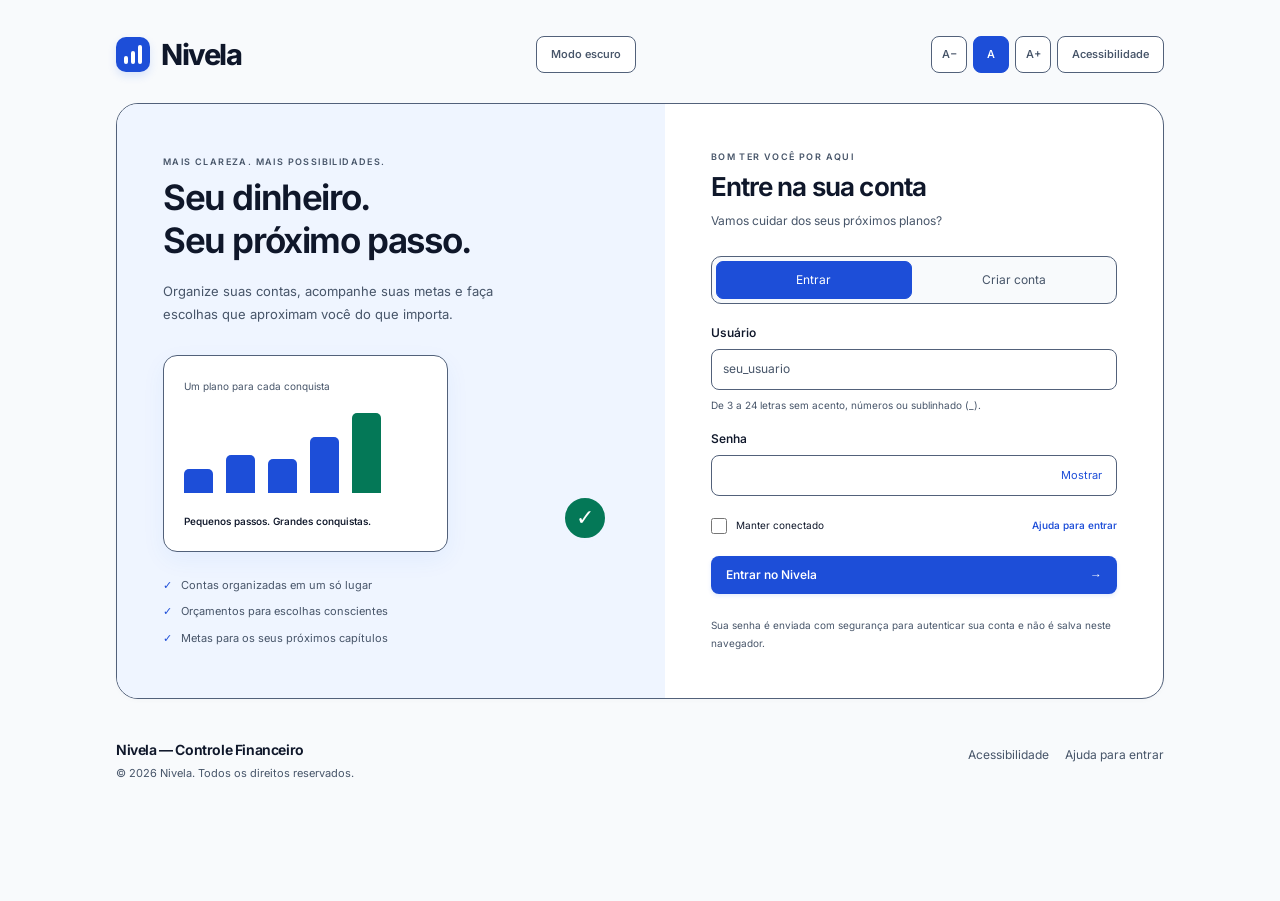
<file: index.html>
<!doctype html>
<html lang="pt-BR">
  <!-- === 01. ARQUIVOS E CONFIGURACAO ===
    Carrega estilos, sessão e preferências. A ordem dos scripts permite aplicar o tema antes da tela aparecer. -->
    <head>
    <meta charset="utf-8">
    <meta name="viewport" content="width=device-width, initial-scale=1">
    <meta name="description" content="Nivela: um painel para acompanhar seu saldo, organizar despesas e planejar suas próximas conquistas.">
    <meta name="theme-color" content="#F8FAFC">
    <title>Nivela — Controle Financeiro</title>
    <script src="assets/js/config.js?v=20261125"></script>
    <script src="assets/js/session.js?v=20261125"></script>
    <script src="assets/js/accessibility.js?v=20261125"></script>
    <link rel="icon" type="image/svg+xml" href="assets/favicon.svg">
    <link rel="stylesheet" href="assets/css/style.css?v=20261125">
    <link rel="preload" href="assets/fonts/inter-latin-variable.woff2" as="font" type="font/woff2" crossorigin>
  </head>
  <body>
    <a class="skip-link" href="#dashboard">Pular para o painel</a>
    <!-- === 02. ICONES ===
    Os use apontam para os symbol locais. Altere o desenho aqui para trocar um ícone. -->
    <svg class="icon-library" xmlns="http://www.w3.org/2000/svg" aria-hidden="true">
      <defs>
        <symbol id="i-grid" viewBox="0 0 24 24"><rect x="3" y="3" width="7" height="7" rx="1.5"/><rect x="14" y="3" width="7" height="7" rx="1.5"/><rect x="3" y="14" width="7" height="7" rx="1.5"/><rect x="14" y="14" width="7" height="7" rx="1.5"/></symbol>
        <symbol id="i-swap" viewBox="0 0 24 24"><path d="M4 7h15m-4-4 4 4-4 4M20 17H5m4-4-4 4 4 4"/></symbol>
        <symbol id="i-target" viewBox="0 0 24 24"><circle cx="12" cy="12" r="9"/><circle cx="12" cy="12" r="5"/><circle cx="12" cy="12" r="1"/></symbol>
        <symbol id="i-chart" viewBox="0 0 24 24"><path d="M4 3v17h17M8 15v-4m5 4V7m5 8V4"/></symbol>
        <symbol id="i-wallet" viewBox="0 0 24 24"><path d="M20 8V5a2 2 0 0 0-2-2H6a3 3 0 0 0-3 3v12a2 2 0 0 0 2 2h15V8H6a2 2 0 0 1 0-4"/><path d="M20 12h-5v5h5"/><path d="M16.5 14.5h.1"/></symbol>
        <symbol id="i-calendar" viewBox="0 0 24 24"><rect x="3" y="5" width="18" height="16" rx="3"/><path d="M7 3v4m10-4v4M3 11h18m-13 4h2m4 0h2"/></symbol>
        <symbol id="i-help" viewBox="0 0 24 24"><circle cx="12" cy="12" r="9"/><path d="M9.5 9a2.5 2.5 0 1 1 4 2c-1 .6-1.5 1-1.5 2.5M12 17h.01"/></symbol>
                <symbol id="i-down" viewBox="0 0 24 24"><path d="m7 10 5 5 5-5"/></symbol>
        <symbol id="i-arrow" viewBox="0 0 24 24"><path d="M4 12h16m-6-6 6 6-6 6"/></symbol>
        <symbol id="i-trend" viewBox="0 0 24 24"><path d="m3 17 6-6 4 4 8-10m-6 0h6v6"/></symbol>
        <symbol id="i-income" viewBox="0 0 24 24"><path d="M12 3v12m-5-5 5 5 5-5M4 15v5h16v-5"/></symbol>
        <symbol id="i-expense" viewBox="0 0 24 24"><path d="M12 15V3m-5 5 5-5 5 5M4 15v5h16v-5"/></symbol>
        <symbol id="i-bell" viewBox="0 0 24 24"><path d="M18 8a6 6 0 0 0-12 0c0 7-3 7-3 9h18c0-2-3-2-3-9M10 21h4"/></symbol>
        <symbol id="i-pie" viewBox="0 0 24 24"><path d="M11 3a9 9 0 1 0 10 10H11Z"/><path d="M15 3v6h6a9 9 0 0 0-6-6Z"/></symbol>
        <symbol id="i-home" viewBox="0 0 24 24"><path d="m3 11 9-8 9 8M5 9v12h5v-7h4v7h5V9"/></symbol>
        <symbol id="i-food" viewBox="0 0 24 24"><path d="M5 3v6a3 3 0 0 0 6 0V3M8 3v18M19 3c-3 3-4 6-4 10h4m0-10v18"/></symbol>
                        <symbol id="i-shield" viewBox="0 0 24 24"><path d="m12 3 8 3v6c0 5-8 9-8 9s-8-4-8-9V6Z"/><path d="m8 12 3 3 5-6"/></symbol>
                        <symbol id="i-check" viewBox="0 0 24 24"><path d="m5 12 4 4L19 6"/></symbol>
        <symbol id="i-lock" viewBox="0 0 24 24"><rect x="5" y="10" width="14" height="11" rx="2"/><path d="M8 10V7a4 4 0 0 1 8 0v3M12 14v3"/></symbol>
        <symbol id="i-doc" viewBox="0 0 24 24"><path d="M14 3H5v18h14V8Zm0 0v5h5M8 12h8m-8 4h6"/></symbol>
              </defs>
    </svg>
    <div class="app-layout" data-app-state="loading">
      <!-- === 03. MENU E PERFIL ===
    Os links levam aos ids do painel; data-sign-out é tratado em session.js. -->
    <aside class="sidebar" aria-label="Navegação e perfil">
        <a class="brand" href="#dashboard" aria-label="Nivela, ir para o dashboard">
          <span class="brand-mark" aria-hidden="true"><span></span><span></span><span></span></span>
          <span>Nivela</span>
        </a>
        <div class="workspace-label"><span class="workspace-symbol">F</span><span>Finanças pessoais<small>Seu espaço de organização</small></span><svg class="icon icon-small" aria-hidden="true"><use href="#i-down"/></svg></div>
        <nav class="main-nav" aria-label="Menu principal">
          <p class="nav-label">PRINCIPAL</p>
          <ul>
            <li><a class="nav-link active" href="#dashboard" aria-current="page"><svg class="icon" aria-hidden="true"><use href="#i-grid"/></svg>Dashboard<span class="active-dot" aria-hidden="true"></span></a></li>
            <li><a class="nav-link" href="#transacoes"><svg class="icon" aria-hidden="true"><use href="#i-swap"/></svg>Transações<span class="nav-count">0</span></a></li>
            <li><a class="nav-link" href="#contas"><svg class="icon" aria-hidden="true"><use href="#i-wallet"/></svg>Contas e cartões</a></li>
          </ul>
          <p class="nav-label nav-label-secondary">ORGANIZAÇÃO</p>
          <ul>
            <li><a class="nav-link" href="#planejamento"><svg class="icon" aria-hidden="true"><use href="#i-target"/></svg>Planejamento &amp; Metas</a></li>
            <li><button class="nav-link" type="button" data-open-accessibility aria-haspopup="dialog" aria-controls="accessibility-dialog" aria-expanded="false"><svg class="icon" viewBox="0 0 24 24" aria-hidden="true"><circle cx="12" cy="4" r="2"/><path d="M4 9h16m-8 0v6m-4 6 4-6 4 6"/></svg>Acessibilidade</button></li>
            <li><a class="nav-link" href="#relatorios"><svg class="icon" aria-hidden="true"><use href="#i-chart"/></svg>Relatórios</a></li>
            <li><a class="nav-link" href="#suporte" data-open-support aria-haspopup="dialog" aria-controls="support-dialog" aria-expanded="false"><svg class="icon" aria-hidden="true"><use href="#i-help"/></svg>Suporte</a></li>
          </ul>
        </nav>
        <div class="sidebar-bottom">
          <div class="sidebar-tip">
            <span class="tip-icon"><svg class="icon" aria-hidden="true"><use href="#i-trend"/></svg></span>
            <p>Seu futuro começa<br>com um bom plano.</p>
            <span>Pequenos passos hoje.<br>Grandes conquistas amanhã.</span>
            <a href="#metas">Acompanhar minhas metas<svg class="icon icon-small" aria-hidden="true"><use href="#i-arrow"/></svg></a>
          </div>
          <div class="user-profile">
            <span class="avatar" aria-hidden="true">N</span>
            <button class="profile-details" type="button" data-open-profile aria-haspopup="dialog" aria-controls="profile-dialog" aria-expanded="false"><strong>Minha conta</strong><span>Editar perfil e saldo inicial</span></button>
            <button class="profile-logout icon-button" type="button" data-sign-out aria-label="Sair do Nivela"><svg class="icon" viewBox="0 0 24 24" aria-hidden="true"><path d="M10 4H4v16h6M9 12h12m-4-4 4 4-4 4"/></svg></button>
          </div>
        </div>
      </aside>
      <main id="dashboard" tabindex="-1" aria-busy="true">
        <div class="topbar">
          <p>Meu espaço<span aria-hidden="true">/</span><strong>Dashboard</strong></p>
          <div class="topbar-right">
            <button class="button button-secondary quick-theme" type="button" data-toggle-theme aria-pressed="false">Modo escuro</button>
            <div class="quick-access" role="group" aria-label="Atalhos de acessibilidade"><button class="button button-secondary" type="button" data-font-step="-1" aria-label="Diminuir tamanho da fonte">A−</button><button class="button button-secondary" type="button" data-font-reset aria-label="Restaurar fonte padrão, 100 por cento" aria-pressed="true">A</button><button class="button button-secondary" type="button" data-font-step="1" aria-label="Aumentar tamanho da fonte">A+</button><button class="button button-secondary" type="button" data-open-accessibility aria-haspopup="dialog" aria-controls="accessibility-dialog" aria-expanded="false">Acessibilidade</button></div>
            <span class="today"><time datetime="2026-11-22">Hoje</time></span>
            <details class="notifications">
              <summary class="icon-button" aria-label="Notificações" aria-controls="notifications-panel"><svg class="icon" aria-hidden="true"><use href="#i-bell"/></svg><span class="notification-dot" aria-hidden="true"></span></summary>
              <div class="notification-panel" id="notifications-panel"><strong>Seu dia na Nivela</strong><div data-notification-list><p>Carregando seus avisos.</p></div><a class="text-link" href="#contas">Conferir minhas contas <span aria-hidden="true">→</span></a></div>
            </details>
          </div>
        </div>
        <!-- === 04. CABECALHO E MES ===
    app.js lê #dashboard-month e abre #transaction-dialog pelo botão de nova transação. -->
    <header class="page-header">
          <div><p class="eyebrow">CADA ESCOLHA CONTA</p><h1>Meu painel financeiro<span class="heading-dot">.</span></h1><p class="page-subtitle">Tudo em um só lugar para você ir mais longe.</p></div>
          <div class="header-actions"><label class="month-label" for="dashboard-month"><span class="sr-only">Mês do painel</span><input id="dashboard-month" type="month" min="1900-01" max="2099-12" aria-label="Mês do painel" disabled></label><button class="button button-primary" type="button" id="new-transaction" disabled aria-haspopup="dialog" aria-controls="transaction-dialog" aria-expanded="false">+ Nova transação</button><a class="button button-secondary" href="#transacoes">Ver transações<svg class="icon icon-small" aria-hidden="true"><use href="#i-arrow"/></svg></a></div>
        </header>
        <div class="action-feedback connection-state" id="connection-state" role="status" aria-live="polite"><span>Carregando seus dados…</span><button class="button button-secondary" id="retry-load" type="button" hidden>Tentar novamente</button><button class="button button-secondary" id="refresh-data" type="button" hidden>Atualizar dados</button></div>
        <p class="action-feedback" role="status" aria-live="polite" data-transaction-feedback hidden></p>
        <div class="dashboard-grid">
          <!-- === 05. RESUMO MENSAL ===
    app.js calcula estes valores com transações confirmadas. As cores ficam no CSS. -->
    <article class="card summary-card" aria-labelledby="summary-title">
            <header class="card-header summary-header"><div class="card-heading"><h2 id="summary-title">Resumo do mês</h2><span class="period-note">Pagamentos e recebimentos do mês</span></div><span class="badge badge-success"><span class="status-dot" aria-hidden="true"></span>Carregando</span></header>
            <dl class="summary-stats">
              <div class="stat stat-balance"><dt><span class="stat-icon tone-blue"><svg class="icon" aria-hidden="true"><use href="#i-wallet"/></svg></span>Saldo total</dt><dd>R$ 0<span>,00</span></dd><dd class="stat-note"><span>—</span><span>sem comparação anterior</span></dd></div>
              <div class="stat"><dt><span class="stat-icon tone-green"><svg class="icon" aria-hidden="true"><use href="#i-income"/></svg></span>Receitas</dt><dd>R$ 0<span>,00</span></dd><dd class="stat-note"><span>—</span><span>sem comparação anterior</span></dd></div>
              <div class="stat"><dt><span class="stat-icon tone-red"><svg class="icon" aria-hidden="true"><use href="#i-expense"/></svg></span>Despesas</dt><dd>R$ 0<span>,00</span></dd><dd class="stat-note"><span>—</span><span>sem comparação anterior</span></dd></div>
              <div class="stat"><dt><span class="stat-icon tone-purple"><svg class="icon" aria-hidden="true"><use href="#i-trend"/></svg></span>Resultado líquido</dt><dd class="positive">R$ 0<span>,00</span></dd><dd class="stat-note"><span>—</span><span>sem comparação anterior</span></dd></div>
            </dl>
            <div class="summary-insight"><p><svg class="icon icon-small" aria-hidden="true"><use href="#i-check"/></svg>Acompanhe os pagamentos e recebimentos confirmados.</p><a class="text-link" href="#planejamento">Ver planejamento<svg class="icon icon-small" aria-hidden="true"><use href="#i-arrow"/></svg></a></div>
          </article>
          <!-- === 06. GRAFICOS ===
    app.js atualiza a rosca e as seis barras com dados de transactions. -->
    <article class="card analytics-card" id="relatorios" aria-labelledby="analytics-title">
            <header class="card-header"><div class="card-title-group"><span class="section-icon tone-blue"><svg class="icon" aria-hidden="true"><use href="#i-pie"/></svg></span><div><h2 id="analytics-title">Seu dinheiro em perspectiva</h2><p class="card-subtitle">Entenda os números. Faça escolhas melhores.</p></div></div><span class="subtle-tag">Este mês</span></header>
            <div class="charts-grid">
              <figure class="category-figure">
                <figcaption><h3>Distribuição por categoria</h3><p>Onde você investiu seu mês</p></figcaption>
                <div class="category-visual">
                  <div class="donut" role="img" aria-label="Nenhuma despesa registrada."><div class="donut-center"><span>Total de despesas</span><strong>R$ 0<small>,00</small></strong></div></div>
                  <ul class="chart-legend" aria-label="Categorias de despesas"><li><span class="legend-dot dot-blue" aria-hidden="true"></span><span>Moradia</span><strong>0%</strong></li><li><span class="legend-dot dot-green" aria-hidden="true"></span><span>Alimentação</span><strong>0%</strong></li><li><span class="legend-dot dot-yellow" aria-hidden="true"></span><span>Transporte</span><strong>0%</strong></li><li><span class="legend-dot dot-purple" aria-hidden="true"></span><span>Lazer</span><strong>0%</strong></li><li><span class="legend-dot dot-slate" aria-hidden="true"></span><span>Outros</span><strong>0%</strong></li></ul>
                </div>
                <p class="figure-footnote"><span class="legend-dot dot-blue" aria-hidden="true"></span>As categorias aparecerão ao registrar despesas.</p>
              </figure>
              <figure class="balance-figure">
                <figcaption><h3>Evolução do saldo</h3><p>Um olhar sobre os últimos 6 meses</p></figcaption>
                <div class="bar-chart" role="img" aria-label="Sem histórico de saldo.">
                  <div class="chart-scale" aria-hidden="true"><span>15 mil</span><span>10 mil</span><span>5 mil</span><span>0</span></div>
                  <div class="bar-plot" aria-hidden="true"><div class="bar-column"><div class="bar bar-jun"></div><span class="bar-label">Jun</span></div><div class="bar-column"><div class="bar bar-jul"></div><span class="bar-label">Jul</span></div><div class="bar-column"><div class="bar bar-aug"></div><span class="bar-label">Ago</span></div><div class="bar-column"><div class="bar bar-sep"></div><span class="bar-label">Set</span></div><div class="bar-column"><div class="bar bar-oct"></div><span class="bar-label">Out</span></div><div class="bar-column"><span class="bar-value">0</span><div class="bar bar-nov"></div><span class="bar-label current-month">Nov</span></div></div>
                </div>
                <p class="figure-footnote balance-footnote">Histórico dos pagamentos e recebimentos confirmados.</p>
              </figure>
            </div>
          </article>
          <!-- === 07. CONTAS E VENCIMENTOS ===
    app.js preenche as listas e filtros com #bill-template. -->
    <article class="card bills-card" id="contas" aria-labelledby="bills-title">
            <header class="card-header"><div class="card-title-group"><span class="section-icon tone-yellow"><svg class="icon" aria-hidden="true"><use href="#i-calendar"/></svg></span><div><h2 id="bills-title">Contas a pagar e receber</h2><p class="card-subtitle">Seu mês, sem surpresas.</p></div></div></header>
            <div class="bill-overview"><div><span>Total a pagar</span><strong>R$ 0<span>,00</span></strong></div><span class="badge badge-neutral">0 em aberto</span></div>
            <div class="due-days" role="group" aria-label="Filtrar vencimentos"></div>
            <div class="list-label"><h3>Próximos pagamentos</h3><span>Novembro</span></div>
            <ul class="bill-list" aria-label="Contas a pagar"></ul>
            <div class="list-label receivables-label"><h3>A receber</h3><span class="positive">R$ 0,00</span></div>
            <ul class="bill-list receivable-list" aria-label="Contas a receber"></ul>
            <p class="empty-state" data-bills-empty hidden>Nenhuma conta nesta data.</p>
            <a class="bills-footer text-link" href="#transacoes">Ver todas as movimentações<svg class="icon icon-small" aria-hidden="true"><use href="#i-arrow"/></svg></a>
          </article>
          <!-- === 08. ORCAMENTOS ===
    app.js compara gastos com budgets. O botão Definir limites altera os valores. -->
    <article class="card budget-card" id="planejamento" aria-labelledby="budget-title">
            <header class="card-header"><div class="card-title-group"><span class="section-icon tone-purple"><svg class="icon" aria-hidden="true"><use href="#i-target"/></svg></span><div><h2 id="budget-title">Planejamento e orçamentos</h2><p class="card-subtitle">Acompanhe os gastos pagos e previstos por categoria.</p></div></div><button class="button button-secondary compact-button" type="button" data-open-budget aria-haspopup="dialog" aria-controls="budget-dialog" aria-expanded="false" disabled>Definir limites</button></header>
            <div class="budget-grid"></div>
            <div class="budget-footer"><span class="budget-footer-icon"><svg class="icon icon-small" aria-hidden="true"><use href="#i-wallet"/></svg></span><p>Defina seus limites para acompanhar o planejamento.</p></div>
          </article>
          <!-- === 09. METAS ===
    app.js cria os cartões usando goals; os valores não movimentam o saldo. -->
    <article class="card goals-card" id="metas" aria-labelledby="goals-title">
            <header class="card-header"><div class="card-title-group"><span class="section-icon tone-green"><svg class="icon" aria-hidden="true"><use href="#i-shield"/></svg></span><div><h2 id="goals-title">Metas de economia</h2><p class="card-subtitle">Seu dinheiro trabalhando pelos seus próximos capítulos.</p></div></div><div class="card-actions"><span class="goals-total">0 metas</span><button class="button button-secondary compact-button" type="button" data-new-goal aria-haspopup="dialog" aria-controls="goal-dialog" aria-expanded="false" disabled>+ Nova meta</button></div></header>
            <div class="goals-grid"></div>
          </article>

          <!-- === 10. CARROSSEL DE DICAS ===
    Troque src, alt e textos dos slides aqui; o tempo de troca fica em carousel.js. -->
    <article class="card education-card" id="educacao" aria-labelledby="education-title" aria-roledescription="carrossel">
            <header class="card-header"><div class="card-title-group"><span class="section-icon tone-blue"><svg class="icon" aria-hidden="true"><use href="#i-doc"/></svg></span><div><h2 id="education-title">Educação financeira</h2><p class="card-subtitle">Conhecimento para cuidar melhor do que é seu.</p></div></div><button class="button button-secondary carousel-pause" type="button" id="carousel-pause" aria-pressed="false">Pausar rotação</button></header>
            <p class="sr-only" id="carousel-instructions">Use as setas para a esquerda e direita para mudar de dica. A rotação pausa enquanto você lê com o mouse ou teclado.</p>
            <div class="carousel-stage" role="group" tabindex="0" aria-label="Dicas de educação financeira" aria-describedby="carousel-instructions">
              <section class="carousel-slide" role="group" aria-roledescription="slide" aria-label="1 de 3">
                <img src="assets/img/reserva-emergencia.svg" width="480" height="300" alt="Cofre protegido por um escudo, com moedas guardadas para imprevistos.">
                <div class="education-copy"><span class="subtle-tag">01 · TRANQUILIDADE</span><h3>Um respiro para os imprevistos</h3><p>Comece sua reserva de emergência com o que cabe no seu mês. A constância vale mais do que esperar o momento perfeito.</p><ul><li>Estime seus gastos essenciais de um mês.</li><li>Defina uma contribuição que você consiga manter.</li><li>Guarde em uma opção de fácil acesso e baixo risco.</li></ul></div>
              </section>
              <section class="carousel-slide" role="group" aria-roledescription="slide" aria-label="2 de 3" hidden>
                <img src="assets/img/controle-orcamento.svg" width="480" height="300" alt="Gráfico de gastos ao lado de um recibo organizado por categorias.">
                <div class="education-copy"><span class="subtle-tag">02 · ORGANIZAÇÃO</span><h3>Seu orçamento tem espaço para escolhas</h3><p>Distribua a renda entre necessidades, planos e lazer. Revisar pequenos gastos ajuda a manter o que faz sentido para você.</p><ul><li>Compare o planejado com o que já foi gasto.</li><li>Revise as categorias que se aproximam do limite.</li><li>Reserve um espaço para aproveitar o presente.</li></ul></div>
              </section>
              <section class="carousel-slide" role="group" aria-roledescription="slide" aria-label="3 de 3" hidden>
                <img src="assets/img/metas-financeiras.svg" width="480" height="300" alt="Bandeira de chegada e alvo sobre degraus que representam o avanço de uma meta.">
                <div class="education-copy"><span class="subtle-tag">03 · CONQUISTAS</span><h3>Dê um destino ao que você economiza</h3><p>Uma meta fica mais próxima quando tem um valor, um prazo e um pequeno passo recorrente. Acompanhe o caminho e ajuste o ritmo.</p><ul><li>Escolha uma conquista que importa para você.</li><li>Divida o valor pelo número de meses disponíveis.</li><li>Celebre o progresso, mesmo quando ele parece pequeno.</li></ul></div>
              </section>
            </div>
            <div class="carousel-controls"><button class="button button-secondary" type="button" data-carousel-previous aria-label="Dica anterior"><span aria-hidden="true">←</span> Anterior</button><div class="carousel-dots" role="group" aria-label="Escolher dica"><button class="carousel-dot is-active" type="button" data-carousel-index="0" aria-label="Dica 1: reserva de emergência" aria-pressed="true"></button><button class="carousel-dot" type="button" data-carousel-index="1" aria-label="Dica 2: controle do orçamento" aria-pressed="false"></button><button class="carousel-dot" type="button" data-carousel-index="2" aria-label="Dica 3: metas financeiras" aria-pressed="false"></button></div><button class="button button-secondary" type="button" data-carousel-next aria-label="Próxima dica">Próximo <span aria-hidden="true">→</span></button></div>
            <p class="sr-only" role="status" aria-live="polite" id="carousel-status"></p>
          </article>
          <!-- === 11. TRANSACOES E BUSCA ===
    data-transaction-type e #transaction-search são lidos por app.js. -->
    <article class="card transactions-card" id="transacoes" aria-labelledby="transactions-title">
            <header class="card-header"><div class="card-title-group"><span class="section-icon tone-blue"><svg class="icon" aria-hidden="true"><use href="#i-swap"/></svg></span><div><h2 id="transactions-title">Últimas movimentações</h2><p class="card-subtitle">Os detalhes que fazem a diferença no seu mês.</p></div></div><span class="subtle-tag">0 transações</span></header>
            <div class="transaction-toolbar">
              <div class="filter-tabs" role="group" aria-label="Filtrar transações por tipo">
                <button class="filter-tab is-active" type="button" data-transaction-type="all" aria-pressed="true">Todas</button>
                <button class="filter-tab" type="button" data-transaction-type="income" aria-pressed="false">Receitas</button>
                <button class="filter-tab" type="button" data-transaction-type="expense" aria-pressed="false">Despesas</button>
              </div>
              <label class="search-field"><span class="sr-only">Buscar por nome ou categoria</span><input type="search" id="transaction-search" placeholder="Buscar por nome ou categoria" autocomplete="off"></label>
            </div>
            <p class="sr-only" role="status" aria-live="polite" data-filter-status></p>
            <div class="table-scroll" role="region" aria-label="Transações recentes, role horizontalmente para ver todas as colunas" tabindex="0">
              <table>
                <caption class="sr-only">Movimentações do mês selecionado. Valores negativos são despesas e valores positivos são receitas.</caption>
                <thead><tr><th scope="col">Descrição</th><th scope="col">Categoria</th><th scope="col">Data</th><th scope="col">Conta</th><th scope="col">Status</th><th scope="col" class="amount-column">Valor</th><th scope="col">Ações</th></tr></thead>
                <tbody><tr data-transactions-empty><td colspan="7" class="empty-state">Seus lançamentos aparecerão aqui.</td></tr></tbody>
              </table>
            </div>
            <p class="table-note"><svg class="icon icon-small" aria-hidden="true"><use href="#i-lock"/></svg>Clareza em cada detalhe. Controle em cada escolha.</p>
          </article>
        </div>
        <details class="support-panel" id="suporte"><summary aria-controls="support-details"><span><svg class="icon icon-small" aria-hidden="true"><use href="#i-help"/></svg>Precisa de uma mão com seu planejamento?</span><svg class="icon icon-small" aria-hidden="true"><use href="#i-down"/></svg></summary><div id="support-details"><h2>Um pouco de clareza vai longe.</h2><p>O saldo total considera seu saldo anterior e o resultado do mês. Acompanhe os vencimentos na agenda, use os orçamentos para distribuir seus gastos e reserve uma parte da renda para suas metas.</p><p>Os dados são salvos na sua conta. Marque lançamentos como pagos ou recebidos para atualizar o saldo. As metas registram seu planejamento e não movimentam dinheiro entre contas.</p><button class="button button-secondary support-button" type="button" data-open-support aria-haspopup="dialog" aria-controls="support-dialog" aria-expanded="false">Falar com o suporte</button></div></details>
        <!-- === 12. RODAPE ===
    Altere os links aqui; suporte e acessibilidade abrem os respectivos modais. -->
    <footer class="page-footer">
          <div class="footer-brand"><strong>Nivela — Controle Financeiro</strong><p>Mais clareza. Mais possibilidades.</p></div>
          <nav class="footer-nav" aria-label="Navegação do rodapé"><a href="#dashboard">Dashboard</a><button type="button" data-open-accessibility aria-haspopup="dialog" aria-controls="accessibility-dialog" aria-expanded="false">Acessibilidade</button><button type="button" data-open-support aria-haspopup="dialog" aria-controls="support-dialog" aria-expanded="false">Suporte</button><a href="login.html" data-sign-out>Sair</a></nav>
          <small>© 2026 Nivela. Todos os direitos reservados.<span> Seus planos, no seu ritmo.</span></small>
        </footer>
      </main>
    </div>
    <!-- === 13. FORMULARIO DE TRANSACAO ===
    app.js lê estes campos e data.js salva em transactions. Confira ambos ao mudar campos. -->
    <dialog class="app-dialog" id="transaction-dialog" aria-labelledby="transaction-dialog-title" aria-describedby="transaction-dialog-description">
      <header class="dialog-header"><div><h2 id="transaction-dialog-title">Nova transação</h2><p id="transaction-dialog-description">Organize cada movimento do seu dinheiro.</p></div><button class="dialog-close" type="button" data-close-dialog aria-label="Fechar nova transação">×</button></header>
      <form id="transaction-form">
        <fieldset class="transaction-types"><legend>Tipo de movimentação</legend><div class="type-options">
          <label class="type-option"><input type="radio" name="type" value="income" required><span>Receita</span></label>
          <label class="type-option"><input type="radio" name="type" value="expense" checked><span>Despesa</span></label>
          <label class="type-option"><input type="radio" name="type" value="transfer"><span>Transferência</span></label>
        </div></fieldset>
        <div class="form-grid">
          <div class="form-field field-full"><label for="transaction-description">Descrição</label><input id="transaction-description" name="description" type="text" maxlength="120" pattern=".*\S.*" placeholder="Ex.: compras do mercado" required></div>
          <div class="form-field"><label for="transaction-amount">Valor total (R$)</label><input id="transaction-amount" name="amount" type="number" min="0.01" max="999999999.99" step="0.01" inputmode="decimal" placeholder="0,00" required></div>
          <div class="form-field"><label for="transaction-date">Data</label><input id="transaction-date" name="date" type="date" min="1900-01-01" max="2099-12-31" required></div>
          <div class="form-field field-full"><label for="transaction-category">Categoria</label><select id="transaction-category" name="category" required><option value="">Selecione uma categoria</option><option>Moradia</option><option>Alimentação</option><option>Transporte</option><option>Lazer</option><option>Serviços</option><option>Outros</option></select></div>
        </div>
        <label class="checkbox-option settled-option"><input type="checkbox" name="settled" checked>Já foi pago ou recebido</label>
        <div class="transaction-options">
          <label class="checkbox-option"><input type="checkbox" name="recurring" id="transaction-recurring">Repetir mensalmente (recorrência)</label>
          <label class="checkbox-option"><input type="checkbox" name="installments" id="transaction-installments">Compra parcelada</label>
          <p class="form-help" id="schedule-help">Você pode repetir o lançamento ou dividir uma compra em parcelas.</p>
          <div class="form-field" id="installment-field" hidden><label for="installment-count">Número de parcelas</label><input id="installment-count" name="installmentCount" type="number" min="2" max="24" step="1" value="2" disabled></div>
        </div>
        <p class="form-error" id="transaction-error" role="alert" hidden></p>
        <footer class="dialog-actions"><button class="button button-secondary" type="button" data-close-dialog>Cancelar</button><button class="button button-primary" type="submit">Salvar transação</button></footer>
      </form>
    </dialog>
    <!-- === 14. SUPORTE ===
    app.js envia #support-form para support_messages por data.js. -->
    <dialog class="app-dialog" id="support-dialog" aria-labelledby="support-dialog-title" aria-describedby="support-dialog-description">
      <header class="dialog-header"><div><h2 id="support-dialog-title">Como podemos ajudar?</h2><p id="support-dialog-description">Conte um pouco mais para a gente.</p></div><button class="dialog-close" type="button" data-close-dialog aria-label="Fechar suporte">×</button></header>
      <form id="support-form">
        <div class="form-grid">
          <div class="form-field"><label for="support-name">Nome</label><input id="support-name" name="name" type="text" autocomplete="name" minlength="2" maxlength="80" required></div>
          <div class="form-field field-full"><label for="support-subject">Assunto</label><select id="support-subject" name="subject" required><option value="">Selecione o assunto</option><option>Transações</option><option>Orçamentos e metas</option><option>Dúvidas sobre o painel</option><option>Sugestões</option><option>Outros</option></select></div>
          <div class="form-field field-full"><label for="support-message">Mensagem</label><textarea id="support-message" name="message" minlength="10" maxlength="2000" placeholder="Escreva sua mensagem" required></textarea></div>
        </div>
        <p class="form-help support-note">Sua mensagem será registrada com segurança na sua conta para consulta pela equipe responsável.</p>
        <p class="form-error" role="alert" hidden></p>
        <footer class="dialog-actions"><button class="button button-secondary" type="button" data-close-dialog>Cancelar</button><button class="button button-primary" type="submit">Enviar mensagem</button></footer>
      </form>
      <div class="support-confirmation" id="support-confirmation" role="status" aria-live="polite" tabindex="-1" hidden><span class="section-icon tone-green"><svg class="icon" aria-hidden="true"><use href="#i-check"/></svg></span><h3>Mensagem registrada</h3><p></p><button class="button button-primary" type="button" data-close-dialog>Concluir</button></div>
    </dialog>
    <!-- === 15. ACESSIBILIDADE ===
    accessibility.js usa os atributos data para tema, contraste e fonte. -->
    <dialog class="app-dialog accessibility-dialog" id="accessibility-dialog" data-accessibility-dialog aria-labelledby="accessibility-title" aria-describedby="accessibility-description">
      <header class="dialog-header"><div><h2 id="accessibility-title">Acessibilidade</h2><p id="accessibility-description">Ajuste o Nivela para uma leitura mais confortável.</p></div><button class="dialog-close" type="button" data-close-accessibility aria-label="Fechar acessibilidade">×</button></header>
      <fieldset class="accessibility-fieldset"><legend>Tema da interface</legend><div class="accessibility-buttons"><button class="button button-secondary" type="button" data-theme-choice="light" aria-pressed="true">Modo claro</button><button class="button button-secondary" type="button" data-theme-choice="dark" aria-pressed="false">Modo escuro</button></div></fieldset>
      <fieldset class="accessibility-fieldset"><legend>Tamanho da fonte</legend><div class="accessibility-buttons"><button class="button button-secondary" type="button" data-font-step="-1" aria-label="Diminuir tamanho da fonte">A−</button><button class="button button-secondary" type="button" data-font-reset aria-label="Restaurar fonte padrão, 100 por cento" aria-pressed="true">A</button><button class="button button-secondary" type="button" data-font-step="1" aria-label="Aumentar tamanho da fonte">A+</button><output data-font-output aria-label="Tamanho atual da fonte">100%</output></div><p class="form-help">Ajuste entre 87,5% e 125%. O botão A restaura o tamanho padrão.</p></fieldset>
      <div class="contrast-control"><label class="checkbox-option"><input type="checkbox" data-high-contrast>Alto contraste</label><p class="form-help">Reforça contornos e cores para facilitar a leitura.</p></div>
      <section class="keyboard-help" aria-labelledby="keyboard-help-title"><h3 id="keyboard-help-title">Navegação pelo teclado</h3><p><kbd>Tab</kbd> percorre os controles. <kbd>Enter</kbd> ou <kbd>Espaço</kbd> ativa botões. <kbd>Esc</kbd> fecha as janelas. No carrossel, use <kbd>←</kbd> e <kbd>→</kbd> para mudar de dica.</p></section>
      <p class="accessibility-status" id="accessibility-status" role="status" aria-live="polite"></p>
      <footer class="dialog-actions"><button class="button button-secondary" type="button" data-reset-accessibility>Restaurar preferências</button><button class="button button-primary" type="button" data-close-accessibility>Concluir</button></footer>
    </dialog>

    <!-- === 16. MODELOS DAS LISTAS ===
    app.js clona estes modelos e preenche textos com textContent, sem interpretar HTML do usuário. -->
    <template id="bill-template"><li><span class="item-icon"><svg class="icon" aria-hidden="true"><use/></svg></span><div class="bill-description"><strong></strong><span></span></div><div class="bill-value"><strong></strong><span class="badge"></span></div></li></template>
    <template id="transaction-row-template"><tr data-type=""><th scope="row"><span class="transaction-description"><span class="item-icon tone-green"><svg class="icon" aria-hidden="true"><use href="#i-food"/></svg></span><span></span></span></th><td><span class="category-tag"></span></td><td><time></time></td><td></td><td><span class="badge"></span></td><td class="amount-column"></td></tr></template>
    <!-- === 17. PERFIL E SALDO ===
    app.js envia nome e saldo inicial para profiles. -->
    <dialog class="app-dialog" id="profile-dialog" aria-labelledby="profile-title">
      <header class="dialog-header"><div><h2 id="profile-title">Minha conta</h2><p>Seu nome e o saldo que você já tinha antes dos lançamentos.</p></div><button class="dialog-close" type="button" data-close-dialog aria-label="Fechar perfil">×</button></header>
      <form id="profile-form"><div class="form-field"><label for="profile-name">Nome</label><input id="profile-name" name="fullName" autocomplete="name" minlength="2" maxlength="80" required></div><div class="form-field"><label for="opening-balance">Saldo inicial (R$)</label><input id="opening-balance" name="openingBalance" type="number" min="-999999999.99" max="999999999.99" step="0.01" required></div><p class="form-help">Informe o valor anterior ao seu primeiro lançamento. Não inclua receitas já registradas.</p><p class="form-error" role="alert" hidden></p><footer class="dialog-actions"><button class="button button-secondary" type="button" data-close-dialog>Cancelar</button><button class="button button-primary" type="submit">Salvar perfil</button></footer></form>
    </dialog>
    <!-- === 18. LIMITES DO ORCAMENTO ===
    app.js monta os campos por categoria e salva na tabela budgets. -->
    <dialog class="app-dialog" id="budget-dialog" aria-labelledby="budget-dialog-title">
      <header class="dialog-header"><div><h2 id="budget-dialog-title">Limites do orçamento</h2><p>Um limite mensal para cada categoria. Use zero para deixar sem limite.</p></div><button class="dialog-close" type="button" data-close-dialog aria-label="Fechar limites">×</button></header>
      <form id="budget-form"><div class="form-grid" data-budget-fields></div><p class="form-error" role="alert" hidden></p><footer class="dialog-actions"><button class="button button-secondary" type="button" data-close-dialog>Cancelar</button><button class="button button-primary" type="submit">Salvar limites</button></footer></form>
    </dialog>
    <!-- === 19. FORMULARIO DE METAS ===
    app.js envia nome, valores e cor para goals. -->
    <dialog class="app-dialog" id="goal-dialog" aria-labelledby="goal-dialog-title">
      <header class="dialog-header"><div><h2 id="goal-dialog-title">Minha meta</h2><p>Acompanhe quanto você pretende guardar e o que já reservou.</p></div><button class="dialog-close" type="button" data-close-dialog aria-label="Fechar meta">×</button></header>
      <form id="goal-form"><div class="form-field"><label for="goal-name">Nome da meta</label><input id="goal-name" name="name" maxlength="80" minlength="2" required></div><div class="form-grid"><div class="form-field"><label for="goal-target">Objetivo (R$)</label><input id="goal-target" name="target" type="number" min="0.01" max="999999999.99" step="0.01" required></div><div class="form-field"><label for="goal-saved">Valor já guardado (R$)</label><input id="goal-saved" name="saved" type="number" min="0" max="999999999.99" step="0.01" value="0" required></div></div><div class="form-field"><label for="goal-tone">Cor</label><select id="goal-tone" name="tone"><option value="blue">Azul</option><option value="purple">Roxo</option><option value="green">Verde</option></select></div><p class="form-error" role="alert" hidden></p><footer class="dialog-actions"><button class="button button-secondary" type="button" data-close-dialog>Cancelar</button><button class="button button-primary" type="submit">Salvar meta</button></footer></form>
    </dialog>
    <!-- === 20. EXCLUSAO ===
    app.js confirma antes de excluir a ocorrência ou meta escolhida. -->
    <dialog class="app-dialog" id="delete-dialog" aria-labelledby="delete-title"><header class="dialog-header"><div><h2 id="delete-title">Excluir registro?</h2><p id="delete-description"></p></div><button class="dialog-close" type="button" data-close-dialog aria-label="Fechar confirmação">×</button></header><p class="form-error" role="alert" hidden></p><footer class="dialog-actions"><button class="button button-secondary" type="button" data-close-dialog>Cancelar</button><button class="button button-danger" type="button" id="confirm-delete">Excluir</button></footer></dialog>

    <!-- === 21. SCRIPTS DO PAINEL ===
    data.js depende de session.js; app.js usa data.js e carousel.js controla somente as dicas. -->
    <script src="assets/js/data.js?v=20261125"></script>
    <script src="assets/js/app.js?v=20261125"></script>
    <script src="assets/js/carousel.js?v=20261125"></script>
  </body>
</html>
</file>
<file: assets/css/style.css>
/* === 01. FONTE LOCAL ===
   Inter vem de assets/fonts; altere a fonte e o caminho neste bloco. */
@font-face { font-family: Inter; font-style: normal; font-weight: 400 800; font-display: swap; src: url("../fonts/inter-latin-variable.woff2") format("woff2"); }
/* === 02. CORES DO TEMA CLARO ===
   As variáveis são usadas em todos os componentes. Troque cores aqui e nos outros temas. */
:root {
  color-scheme: light;
  --bg-app: #F8FAFC;
  --bg-card: #FFFFFF;
  --bg-muted: #F1F5F9;
  --text-primary: #0F172A;
  --text-secondary: #475569;
  --success: #047857;
  --danger: #B91C1C;
  --warning: #92400E;
  --brand: #1D4ED8;
  --brand-hover: #1E40AF;
  --border: #52617A;
  --brand-light: #EFF5FF;
  --bg-green: #EAF9F1;
  --bg-red: #FEF0EF;
  --bg-yellow: #FFF6E5;
  --bg-purple: #F1EDFE;
  --success-text: var(--success);
  --danger-text: var(--danger);
  --warning-text: var(--warning);
  --purple: #6D28D9;
  --chart-neutral: #475569;
  --bar-muted: #52617A;
  --on-accent: #FFFFFF;
  --focus-ring: #0F172A;
  --radius: 1.125rem;
  --shadow-card: 0 0.125rem 0.3125rem rgb(15 23 42 / 2%);
}
/* === 03. BASE DA PAGINA ===
   Estilos gerais compartilhados pelo login e pelo painel. */
*, ::before, ::after { box-sizing: border-box; }
html { scroll-behavior: smooth; scroll-padding-top: 1.5rem; }
body { margin: 0px; background: var(--bg-app); color: var(--text-primary); font-family: Inter, -apple-system, BlinkMacSystemFont, "Segoe UI", sans-serif; font-size: 0.8125rem; line-height: 1.5; -webkit-font-smoothing: antialiased; }
a { color: inherit; text-decoration: none; }
button, summary { font: inherit; }
h1, h2, h3, p, figure, dl, dd { margin: 0px; }
ul { margin: 0px; padding: 0px; list-style: none; }
.skip-link { position: fixed; top: 0.75rem; left: 0.75rem; z-index: 10; padding: 0.75rem 1.25rem; transform: translateY(-180%); border-radius: 0.5rem; background: var(--text-primary); color: var(--on-accent); }
.skip-link:focus { transform: translateY(0px); }
.sr-only { position: absolute; width: 0.0625rem; height: 0.0625rem; padding: 0px; overflow: hidden; clip-path: inset(50%); white-space: nowrap; }
.icon-library { position: absolute; width: 0px; height: 0px; overflow: hidden; }
.icon { display: inline-block; width: 1.25rem; height: 1.25rem; flex-shrink: 0; fill: none; stroke: currentcolor; stroke-width: 1.7; stroke-linecap: round; stroke-linejoin: round; vertical-align: middle; }
.icon-small { width: 1rem; height: 1rem; }
/* === 04. ESTRUTURA E MENU ===
   Grid da sidebar e do main em index.html; os ajustes de tela ficam nos media queries. */
.app-layout { display: grid; grid-template-columns: 14.5rem minmax(0px, 1fr); min-height: 100vh; }
.sidebar { position: sticky; top: 0px; display: flex; height: 100dvh; min-height: 0px; overflow-y: auto; flex-direction: column; padding: 2.0625rem 1.125rem 0px; border-right: 0.0625rem solid var(--border); background: var(--bg-card); }
.brand { display: flex; align-items: center; gap: 0.6875rem; width: fit-content; margin: 0px 0.875rem 2rem; color: var(--text-primary); font-size: 1.8125rem; font-weight: 750; letter-spacing: -0.09375rem; line-height: 1; }
.brand-mark { display: flex; width: 2.125rem; height: 2.1875rem; align-items: flex-end; justify-content: center; gap: 0.1875rem; padding: 0.5rem; border-radius: 0.625rem; background: var(--brand); box-shadow: rgba(37, 99, 235, 0.15) 0px 0.25rem 0.5rem; }
.brand-mark span { width: 0.25rem; border-radius: 0.125rem; background: var(--on-accent); }
.brand-mark span:nth-child(1) { height: 0.5rem; }
.brand-mark span:nth-child(2) { height: 0.8125rem; }
.brand-mark span:nth-child(3) { height: 1.1875rem; }
.workspace-label { display: flex; align-items: center; gap: 0.5625rem; margin-bottom: 2rem; padding: 0.75rem 0.625rem; border: 0.0625rem solid var(--border); border-radius: 0.6875rem; font-size: 0.6875rem; font-weight: 600; }
.workspace-label small { display: block; margin-top: 0.125rem; color: var(--text-secondary); font-size: 0.5625rem; font-weight: 400; }
.workspace-symbol { display: grid; width: 1.875rem; height: 1.9375rem; flex-shrink: 0; place-items: center; border-radius: 0.4375rem; background: var(--brand-light); color: var(--brand); font-size: 0.9375rem; }
.workspace-label > .icon { width: 0.75rem; margin-left: auto; color: var(--text-secondary); }
.nav-label { margin: 0px 0.75rem 0.8125rem; color: var(--text-secondary); font-size: 0.5625rem; font-weight: 600; letter-spacing: 0.078125rem; }
.nav-label-secondary { margin-top: 1.875rem; }
.main-nav li + li { margin-top: 0.375rem; }
.nav-link { display: flex; min-height: 2.6875rem; align-items: center; gap: 0.6875rem; padding: 0.6875rem 0.75rem; border-radius: 0.5625rem; color: var(--text-secondary); font-size: 0.6875rem; font-weight: 500; transition: background-color 160ms, color 160ms; }
.nav-link:hover { background: var(--brand-light); color: var(--brand); }
.nav-link.active { background: var(--brand); color: var(--on-accent); font-weight: 600; box-shadow: rgba(37, 99, 235, 0.12) 0px 0.1875rem 0.3125rem; }
.nav-link .icon { width: 1.125rem; height: 1.125rem; }
.active-dot { width: 0.3125rem; height: 0.3125rem; margin-left: auto; border-radius: 50%; background: var(--on-accent); }
.nav-count { margin-left: auto; padding: 0.0625rem 0.375rem; border-radius: 0.3125rem; background: var(--bg-muted); color: var(--text-secondary); font-size: 0.5625rem; }
.sidebar-bottom { margin-top: auto; padding-top: 2.25rem; }
.sidebar-tip { padding: 1.0625rem 0.9375rem; border: 0.0625rem solid var(--border); border-radius: 0.75rem; background: var(--brand-light); }
.tip-icon { display: inline-grid; width: 1.8125rem; height: 1.8125rem; place-items: center; margin-bottom: 0.625rem; border-radius: 0.5rem; background: var(--brand-light); color: var(--brand); }
.sidebar-tip p { margin-bottom: 0.4375rem; font-size: 0.75rem; font-weight: 650; line-height: 1.6; }
.sidebar-tip > span:not(.tip-icon) { color: var(--text-secondary); font-size: 0.625rem; line-height: 1.7; }
.sidebar-tip a { display: flex; align-items: center; justify-content: space-between; gap: 0.25rem; margin-top: 0.9375rem; color: var(--brand); font-size: 0.5625rem; font-weight: 600; }
.user-profile { display: flex; align-items: center; gap: 0.625rem; margin-top: 1.375rem; padding: 1.25rem 0.4375rem; border-top: 0.0625rem solid var(--border); }
.avatar { display: grid; width: 2.1875rem; height: 2.1875rem; flex-shrink: 0; place-items: center; border: 0.1875rem solid var(--border); border-radius: 50%; background: var(--brand-light); color: var(--brand); font-size: 0.625rem; font-weight: 700; }
.user-profile strong { font-size: 0.6875rem; font-weight: 600; }
main { width: 100%; max-width: 100rem; min-width: 0px; margin-inline: auto; padding: 1.6875rem 2rem 1.375rem; }
/* === 05. CABECALHO ===
   Estilos do cabeçalho do painel; os textos ficam no index.html. */
.topbar, .topbar-right, .page-header, .header-actions, .month-label { display: flex; align-items: center; }
.topbar { justify-content: space-between; margin-bottom: 2rem; color: var(--text-secondary); font-size: 0.625rem; }
.topbar > p { display: flex; gap: 0.75rem; }
.topbar strong { color: var(--text-secondary); font-weight: 500; }
.notifications { position: relative; }
.icon-button { position: relative; display: grid; width: 2.125rem; height: 2.125rem; place-items: center; border: 0.0625rem solid var(--border); border-radius: 0.5625rem; background: var(--bg-card); color: var(--text-secondary); cursor: pointer; list-style: none; }
summary::-webkit-details-marker { display: none; }
.icon-button .icon { width: 1.0625rem; height: 1.0625rem; }
.notification-dot { position: absolute; top: 0.4375rem; right: 0.5rem; width: 0.3125rem; height: 0.3125rem; border: 0.0625rem solid var(--on-accent); border-radius: 50%; background: var(--brand); }
.notification-panel { position: absolute; top: 2.75rem; right: 0px; z-index: 5; width: 17.5rem; padding: 1.125rem; border: 0.0625rem solid var(--border); border-radius: 0.75rem; background: var(--bg-card); box-shadow: rgba(15, 23, 42, 0.09) 0px 0.5rem 1.5625rem; color: var(--text-secondary); font-size: 0.75rem; }
.notification-panel > strong { display: block; margin-bottom: 0.875rem; color: var(--text-primary); font-size: 0.875rem; }
.notification-panel p { margin-bottom: 0.75rem; }
.page-header { align-items: flex-end; justify-content: space-between; gap: 1.25rem; margin-bottom: 1.6875rem; }
.eyebrow { margin-bottom: 0.4375rem; color: var(--text-secondary); font-size: 0.5625rem; font-weight: 600; letter-spacing: 0.0875rem; }
h1 { font-size: 2rem; font-weight: 650; letter-spacing: -0.075rem; line-height: 1.3; }
.heading-dot { color: var(--brand); }
.page-subtitle { margin-top: 0.4375rem; color: var(--text-secondary); font-size: 0.6875rem; }
.header-actions { flex-shrink: 0; gap: 0.625rem; padding-bottom: 0.1875rem; }
.month-label { min-height: 2.4375rem; gap: 0.5625rem; padding: 0px 0.8125rem; border: 0.0625rem solid var(--border); border-radius: 0.5rem; background: var(--bg-card); color: var(--text-secondary); font-size: 0.625rem; font-weight: 500; }
.month-label .icon { width: 1rem; height: 1rem; color: var(--text-secondary); }
.button { display: inline-flex; min-height: 2.4375rem; align-items: center; justify-content: center; gap: 0.625rem; padding: 0.5625rem 0.875rem; border: 0.0625rem solid transparent; border-radius: 0.5rem; font-size: 0.625rem; font-weight: 550; transition: background-color 160ms; }
.button-primary { background: var(--brand); color: var(--on-accent); box-shadow: rgba(37, 99, 235, 0.12) 0px 0.125rem 0.25rem; }
.text-link { display: inline-flex; align-items: center; gap: 0.4375rem; color: var(--brand); font-size: 0.625rem; font-weight: 550; }
.text-link:hover { text-decoration: underline; text-underline-offset: 0.25rem; }
/* === 06. CARTOES E RESUMO ===
   Organiza os cartões financeiros. app.js preenche os valores do resumo. */
.dashboard-grid { display: grid; grid-template-columns: repeat(12, minmax(0px, 1fr)); gap: 1.25rem; }
.card { min-width: 0px; padding: 1.4375rem; border: 0.0625rem solid var(--border); border-radius: var(--radius); background: var(--bg-card); box-shadow: var(--shadow-card); }
.summary-card, .goals-card, .transactions-card { grid-column: span 12; }
.analytics-card, .budget-card { grid-column: span 8; }
.bills-card { grid-area: span 2 / span 4; }
.card-header, .card-heading, .card-title-group { display: flex; align-items: center; }
.card-header { justify-content: space-between; gap: 0.75rem; margin-bottom: 1.5625rem; }
.card-heading { gap: 0.75rem; }
.card-title-group { gap: 0.625rem; min-width: 0px; }
h2 { font-size: 0.8125rem; font-weight: 650; letter-spacing: -0.015625rem; }
h3 { font-size: 0.6875rem; font-weight: 600; letter-spacing: -0.0125rem; }
.card-subtitle { margin-top: 0.1875rem; color: var(--text-secondary); font-size: 0.5625rem; }
.section-icon, .stat-icon, .item-icon { display: inline-grid; width: 2.0625rem; height: 2.0625rem; flex-shrink: 0; place-items: center; border-radius: 0.5625rem; }
.section-icon .icon, .stat-icon .icon, .item-icon .icon { width: 1.0625rem; height: 1.0625rem; }
.tone-blue { background: var(--brand-light); color: var(--brand); }
.tone-green { background: var(--bg-green); color: var(--success); }
.tone-red { background: var(--bg-red); color: var(--danger); }
.tone-purple { background: var(--bg-purple); color: var(--purple); }
.tone-yellow { background: var(--bg-yellow); color: var(--warning); }
.tone-slate { background: var(--bg-muted); color: var(--text-secondary); }
.period-note { padding-left: 0.75rem; border-left: 0.0625rem solid var(--border); color: var(--text-secondary); font-size: 0.5625rem; }
.badge { display: inline-flex; align-items: center; justify-content: center; gap: 0.3125rem; width: fit-content; padding: 0.25rem 0.5rem; border-radius: 0.3125rem; font-size: 0.5625rem; font-weight: 550; line-height: 1.4; white-space: nowrap; }
.badge-success { background: var(--bg-green); color: var(--success-text); }
.badge-danger { background: var(--bg-red); color: var(--danger-text); }
.badge-warning { background: var(--bg-yellow); color: var(--warning-text); }
.badge-neutral { background: var(--bg-muted); color: var(--text-secondary); }
.status-dot { width: 0.25rem; height: 0.25rem; border-radius: 50%; background: currentcolor; }
.summary-card { padding-bottom: 0px; }
.summary-header { margin-bottom: 1.375rem; }
.summary-stats { display: grid; grid-template-columns: repeat(4, minmax(0px, 1fr)); padding-bottom: 1.5625rem; }
.stat { min-width: 0px; padding-inline: 1.4375rem; border-left: 0.0625rem solid var(--border); }
.stat:first-child { padding-left: 0px; border: 0px; }
.stat:last-child { padding-right: 0px; }
.stat dt { display: flex; align-items: center; gap: 0.5625rem; margin-bottom: 0.6875rem; color: var(--text-secondary); font-size: 0.625rem; font-weight: 500; }
.stat-icon { width: 1.8125rem; height: 1.8125rem; border-radius: 0.5rem; }
.stat-icon .icon { width: 0.9375rem; height: 0.9375rem; }
.stat dd:not(.stat-note) { font-size: 1.75rem; font-weight: 650; letter-spacing: -0.0625rem; line-height: 1.4; font-variant-numeric: tabular-nums; white-space: nowrap; }
.stat dd:not(.stat-note) > span { font-size: 0.72em; letter-spacing: -0.03125rem; }
.stat-balance dd:not(.stat-note) { color: var(--brand); }
.stat-note { display: flex; align-items: center; flex-wrap: wrap; gap: 0.3125rem; margin-top: 0.5rem; color: var(--text-secondary); font-size: 0.5625rem; }
.positive { color: var(--success-text); }
.negative { color: var(--danger-text); }
.stat-note > .positive { display: inline-flex; align-items: center; gap: 0.1875rem; font-weight: 550; }
.stat-note .icon { width: 0.75rem; height: 0.75rem; }
.stat-note-dot { width: 0.25rem; height: 0.25rem; border-radius: 50%; background: var(--success); }
.summary-insight { display: flex; align-items: center; justify-content: space-between; flex-wrap: wrap; gap: 0.625rem; padding-block: 0.8125rem; border-top: 0.0625rem solid var(--border); }
.summary-insight p { display: flex; align-items: center; flex-wrap: wrap; gap: 0.3125rem; color: var(--text-secondary); font-size: 0.5625rem; }
.summary-insight p > .icon { margin-right: 0.1875rem; color: var(--success-text); }
.summary-insight .text-link { font-size: 0.5625rem; }
.subtle-tag { flex-shrink: 0; padding: 0.25rem 0.5rem; border: 0.0625rem solid var(--border); border-radius: 0.3125rem; color: var(--text-secondary); font-size: 0.5625rem; }
/* === 07. GRAFICOS ===
   A aparência fica aqui; alturas e percentuais são calculados em app.js. */
.charts-grid { display: grid; grid-template-columns: 1fr 1fr; gap: 1.375rem; }
.charts-grid figure { min-width: 0px; }
.charts-grid figcaption p { margin-top: 0.25rem; color: var(--text-secondary); font-size: 0.5625rem; }
.balance-figure { padding-left: 1.375rem; border-left: 0.0625rem solid var(--border); }
.category-visual { display: flex; align-items: center; gap: 1.1875rem; min-height: 11.125rem; padding-block: 1.25rem; }
.donut { position: relative; display: grid; width: 8rem; height: 8rem; flex-shrink: 0; place-items: center; border-radius: 50%; background: var(--bg-muted); transform: rotate(-90deg); }
.donut::before { position: absolute; inset: 1.25rem; border-radius: 50%; background: var(--bg-card); content: ""; }
.donut-center { position: relative; text-align: center; transform: rotate(90deg); }
.donut-center > span { display: block; margin-bottom: 0.25rem; color: var(--text-secondary); font-size: 0.4375rem; }
.donut-center strong { display: block; font-size: 0.875rem; font-weight: 650; letter-spacing: -0.0375rem; }
.donut-center small { font-size: 0.625rem; }
.chart-legend { display: grid; width: 100%; min-width: 0px; gap: 0.8125rem; font-size: 0.5625rem; }
.chart-legend li { display: flex; align-items: center; gap: 0.375rem; white-space: nowrap; }
.chart-legend li > span:not(.legend-dot) { color: var(--text-secondary); }
.chart-legend strong { margin-left: auto; font-size: 0.5625rem; font-weight: 550; }
.legend-dot { display: inline-block; width: 0.375rem; height: 0.375rem; flex-shrink: 0; border-radius: 0.125rem; }
.dot-blue { background: var(--brand); }
.dot-green { background: var(--success); }
.dot-yellow { background: var(--warning); }
.dot-purple { background: var(--purple); }
.dot-slate { background: var(--chart-neutral); }
.figure-footnote { display: flex; align-items: center; gap: 0.3125rem; color: var(--text-secondary); font-size: 0.5rem; }
.bar-chart { display: flex; gap: 0.5625rem; height: 9.0625rem; margin-top: 1.3125rem; margin-bottom: 2rem; }
.chart-scale { display: flex; width: 1.625rem; flex-shrink: 0; flex-direction: column; justify-content: space-between; color: var(--text-secondary); font-size: 0.4375rem; line-height: 1; }
.bar-plot { display: grid; width: 100%; grid-template-columns: repeat(6, minmax(0px, 1fr)); gap: 0.6875rem; border-bottom: 0.0625rem solid var(--border); background: repeating-linear-gradient(to top, transparent 0 calc(100% / 3 - 0.0625rem), var(--border) calc(100% / 3 - 0.0625rem) calc(100% / 3)); }
.bar-column { position: relative; display: flex; min-width: 0px; height: 100%; align-items: center; flex-direction: column; justify-content: flex-end; }
.bar { width: 100%; max-width: 1.8125rem; flex-shrink: 0; border-radius: 0.25rem 0.25rem 0px 0px; background: var(--bar-muted); }
.bar-nov { background: var(--brand); }
.bar-label { position: absolute; bottom: -1.375rem; color: var(--text-secondary); font-size: 0.5rem; }
.bar-label.current-month { color: var(--brand); font-weight: 600; }
.bar-value { margin-bottom: 0.3125rem; color: var(--brand); font-size: 0.4375rem; font-weight: 600; white-space: nowrap; }
.balance-footnote { margin-top: 0.5625rem; }
.balance-footnote .positive { display: inline-flex; align-items: center; gap: 0.1875rem; font-weight: 550; }
.balance-footnote .icon { width: 0.6875rem; height: 0.6875rem; }
/* === 08. CONTAS E VENCIMENTOS ===
   Estiliza #contas e as datas geradas por app.js. */
.bills-card { display: flex; flex-direction: column; }
.bills-card .card-header { margin-bottom: 1.375rem; }
.bill-overview { display: flex; align-items: center; justify-content: space-between; gap: 0.625rem; margin-bottom: 1.25rem; }
.bill-overview > div > span { display: block; margin-bottom: 0.25rem; color: var(--text-secondary); font-size: 0.625rem; }
.bill-overview strong { display: block; font-size: 1.75rem; font-weight: 650; letter-spacing: -0.0625rem; }
.bill-overview strong > span { font-size: 1.25rem; }
.bill-overview > .badge { align-self: flex-end; margin-bottom: 0.375rem; }
.due-days { display: grid; gap: 0.375rem; margin-bottom: 1.4375rem; }
.due-day { display: flex; min-height: 3.5rem; align-items: center; flex-direction: column; justify-content: center; gap: 0px; border: 0.0625rem solid var(--border); border-radius: 0.5625rem; color: var(--text-secondary); }
.due-day:hover { border-color: var(--brand); }
.due-day strong { color: var(--text-secondary); font-size: 0.875rem; font-weight: 600; line-height: 1.4; }
.due-day > span { font-size: 0.5rem; }
.list-label { display: flex; align-items: center; justify-content: space-between; gap: 0.625rem; margin-bottom: 0.1875rem; }
.list-label h3 { font-size: 0.625rem; }
.list-label > span { color: var(--text-secondary); font-size: 0.5625rem; }
.bill-list li { display: flex; align-items: center; gap: 0.5625rem; padding-block: 0.8125rem; border-bottom: 0.0625rem solid var(--border); }
.bill-list li:target { background: var(--brand-light); border-radius: 0.375rem; outline: 0.125rem solid var(--border); outline-offset: 0.25rem; }
.bill-list .item-icon { width: 1.9375rem; height: 2.0625rem; border-radius: 0.5rem; }
.bill-list .item-icon .icon { width: 1rem; height: 1rem; }
.bill-description { min-width: 0px; }
.bill-description > strong { display: block; font-size: 0.625rem; font-weight: 550; }
.bill-description > span { display: block; margin-top: 0.25rem; color: var(--text-secondary); font-size: 0.5rem; }
.bill-value { display: flex; align-items: flex-end; flex-shrink: 0; flex-direction: column; gap: 0.3125rem; margin-left: auto; }
.bill-value > strong { font-size: 0.6875rem; font-weight: 600; letter-spacing: -0.0125rem; }
.bill-value .badge { padding: 0.1875rem 0.375rem; font-size: 0.5rem; }
.bill-value .badge .icon { width: 0.625rem; height: 0.625rem; }
.receivables-label { margin-top: 1.125rem; }
.receivables-label > .positive { color: var(--success-text); font-weight: 550; }
.receivable-list li { border-bottom: 0px; }
.bills-footer { justify-content: space-between; margin-top: auto; padding-top: 1.0625rem; border-top: 0.0625rem solid var(--border); font-size: 0.5625rem; }
/* === 09. ORCAMENTOS ===
   Estiliza barras e etiquetas. Os percentuais de aviso ficam em app.js. */
.budget-card .card-header { margin-bottom: 1.5625rem; }
.budget-grid { display: grid; grid-template-columns: repeat(2, minmax(0px, 1fr)); gap: 1.4375rem 1.875rem; }
.budget-label { display: flex; align-items: center; justify-content: space-between; gap: 0.4375rem; margin-bottom: 0.375rem; }
.budget-label h3 { display: flex; align-items: center; gap: 0.4375rem; font-size: 0.625rem; }
.budget-label > span { color: var(--text-secondary); font-size: 0.5625rem; }
.budget-amount { margin-bottom: 0.5625rem; color: var(--text-secondary); font-size: 0.625rem; font-weight: 550; }
.budget-amount > span { color: var(--text-secondary); font-size: 0.5625rem; font-weight: 400; }
.progress-track { height: 0.375rem; overflow: hidden; border-radius: 1.25rem; background: var(--bg-muted); }
.progress-fill { height: 100%; border-radius: inherit; background: var(--brand); }
.progress-food { background: var(--success); }
.progress-transport { background: var(--warning); }
.progress-leisure { background: var(--purple); }
.budget-footer { display: flex; align-items: center; gap: 0.5rem; margin-top: 1.5rem; padding-top: 0.9375rem; border-top: 0.0625rem solid var(--border); color: var(--text-secondary); font-size: 0.5625rem; }
.budget-footer-icon { color: var(--brand); }
/* === 10. METAS ===
   A aparência dos cartões de goals fica aqui; app.js preenche os valores. */
.goals-card .card-header { margin-bottom: 1.1875rem; }
.goals-total { display: flex; align-items: center; gap: 0.375rem; color: var(--text-secondary); font-size: 0.5625rem; }
.goals-total .status-dot { width: 0.3125rem; height: 0.3125rem; background: var(--success); }
.goals-grid { display: grid; grid-template-columns: repeat(3, minmax(0px, 1fr)); gap: 1rem; }
.goal-item { min-width: 0px; padding: 1.125rem; border: 0.0625rem solid var(--border); border-radius: 0.75rem; background: var(--bg-muted); }
.goal-top { display: flex; align-items: center; justify-content: space-between; margin-bottom: 0.75rem; }
.goal-icon { display: inline-grid; width: 2.25rem; height: 2.25rem; place-items: center; border-radius: 0.625rem; }
.goal-percentage { color: var(--brand); font-size: 1.4375rem; font-weight: 600; letter-spacing: -0.0625rem; }
.goal-purple { color: var(--purple); }
.goal-green { color: var(--success); }
.goal-item > h3 { font-size: 0.75rem; font-weight: 600; }
.goal-description { margin-top: 0.25rem; color: var(--text-secondary); font-size: 0.5625rem; }
.goal-amount { margin-top: 1.3125rem; margin-bottom: 0.5625rem; font-size: 0.625rem; }
.goal-amount > strong { font-weight: 600; }
.goal-amount > span { color: var(--text-secondary); font-size: 0.5625rem; }
.goal-item .progress-track { height: 0.3125rem; }
.goal-remaining { margin-top: 0.6875rem; color: var(--text-secondary); font-size: 0.5rem; }
/* === 11. TABELA DE TRANSACOES ===
   Estiliza a tabela preenchida por app.js; a rolagem mantém as colunas acessíveis. */
.transactions-card { padding-bottom: 0px; }
.transactions-card .card-header { margin-bottom: 1.25rem; }
.table-scroll { overflow-x: auto; scrollbar-width: thin; }
table { width: 100%; border-spacing: 0px; border-collapse: collapse; text-align: left; white-space: nowrap; }
thead { background: var(--bg-app); }
thead th { padding: 0.625rem 0.75rem; color: var(--text-secondary); font-size: 0.5625rem; font-weight: 500; }
thead th:first-child { border-radius: 0.375rem 0px 0px 0.375rem; }
thead th:last-child { border-radius: 0px 0.375rem 0.375rem 0px; }
tbody th, tbody td { padding: 0.75rem; border-bottom: 0.0625rem solid var(--border); font-size: 0.625rem; font-weight: 400; }
tbody tr:last-child th, tbody tr:last-child td { border-bottom: 0px; }
tbody td:not(.amount-column) { color: var(--text-secondary); }
.transaction-description { display: flex; align-items: center; gap: 0.625rem; font-size: 0.625rem; font-weight: 550; }
.transaction-description .item-icon { width: 1.9375rem; height: 2rem; border-radius: 0.5rem; }
.transaction-description .item-icon .icon { width: 0.9375rem; height: 0.9375rem; }
.transaction-description small { display: block; margin-top: 0.1875rem; color: var(--text-secondary); font-size: 0.5rem; font-weight: 400; }
.category-tag { padding: 0.25rem 0.5rem; border: 0.0625rem solid var(--border); border-radius: 0.3125rem; background: var(--bg-app); color: var(--text-secondary); font-size: 0.5625rem; }
.amount-column { text-align: right; }
tbody .amount-column { font-size: 0.6875rem; font-weight: 550; font-variant-numeric: tabular-nums; }
.expense-amount { color: var(--text-secondary); }
.table-note { display: flex; align-items: center; gap: 0.375rem; padding-block: 0.9375rem; border-top: 0.0625rem solid var(--border); color: var(--text-secondary); font-size: 0.5rem; }
.table-note .icon { width: 0.75rem; height: 0.75rem; }
/* === 12. SUPORTE E RODAPE ===
   Estilos da ajuda e navegação ao final das páginas. */
.support-panel { margin-top: 1.25rem; border: 0.0625rem solid var(--border); border-radius: 0.625rem; background: var(--bg-card); }
.support-panel > summary { display: flex; min-height: 2.875rem; align-items: center; justify-content: space-between; gap: 0.75rem; padding: 0.75rem 1.0625rem; color: var(--text-secondary); font-size: 0.625rem; cursor: pointer; list-style: none; }
.support-panel > summary > span { display: flex; align-items: center; gap: 0.5rem; }
.support-panel[open] > summary > .icon { transform: rotate(180deg); }
.support-panel > div { padding: 0px 1.25rem 1.25rem; color: var(--text-secondary); font-size: 0.75rem; }
.support-panel h2 { margin-top: 0.625rem; margin-bottom: 0.5625rem; color: var(--text-primary); }
.support-panel p { max-width: 48.75rem; margin-top: 0.4375rem; line-height: 1.8; }
.page-footer { justify-content: space-between; padding-top: 1.5625rem; color: var(--text-secondary); font-size: 0.5rem; }
.page-footer p { display: flex; align-items: center; gap: 0.75rem; }
.page-footer strong { color: var(--text-secondary); font-size: 0.875rem; font-weight: 650; letter-spacing: -0.04375rem; }

/* === 13. FILTROS E FORMULARIOS ===
   hidden oculta itens filtrados; app.js controla abas e formulários. */
[hidden] { display: none !important; }
.due-day { padding: 0.3125rem 0.125rem; background: var(--bg-card); font: inherit; cursor: pointer; transition: background-color 180ms, color 180ms, border-color 180ms; }
.due-day.is-active { border-color: var(--brand); background: var(--brand); color: var(--on-accent); }
.due-day.is-active strong { color: var(--on-accent); }
.empty-state { padding: 1.375rem 0.5rem; color: var(--text-secondary); text-align: center; font-size: 0.6875rem; }
.transaction-toolbar { display: flex; align-items: center; justify-content: space-between; flex-wrap: wrap; gap: 0.75rem; margin-bottom: 1rem; }
.filter-tabs { display: inline-flex; gap: 0.1875rem; padding: 0.1875rem; border: 0.0625rem solid var(--border); border-radius: 0.5rem; background: var(--bg-app); }
.filter-tab { min-height: 1.875rem; padding: 0.375rem 0.75rem; border: 0px; border-radius: 0.3125rem; background: transparent; color: var(--text-secondary); font-style: inherit; font-variant: inherit; font-weight: inherit; font-stretch: inherit; line-height: inherit; font-family: inherit; font-optical-sizing: inherit; font-size-adjust: inherit; font-kerning: inherit; font-feature-settings: inherit; font-variation-settings: inherit; font-language-override: inherit; font-size: 0.625rem; cursor: pointer; transition: background-color 180ms, color 180ms, box-shadow 180ms; }
.filter-tab:hover { background: var(--brand-light); color: var(--brand); }
.filter-tab.is-active { background: var(--brand); color: var(--on-accent); box-shadow: rgba(37, 99, 235, 0.12) 0px 0.125rem 0.25rem; }
.search-field { display: block; width: min(100%, 16.25rem); }
.search-field input { width: 100%; min-height: 2.25rem; padding: 0.5rem 0.75rem; border: 0.0625rem solid var(--border); border-radius: 0.5rem; background: var(--bg-card); color: var(--text-primary); font-style: inherit; font-variant: inherit; font-weight: inherit; font-stretch: inherit; line-height: inherit; font-family: inherit; font-optical-sizing: inherit; font-size-adjust: inherit; font-kerning: inherit; font-feature-settings: inherit; font-variation-settings: inherit; font-language-override: inherit; font-size: 0.6875rem; }
.search-field input::placeholder { color: var(--text-secondary); }
td.empty-state { padding: 1.75rem 0.75rem; text-align: center; white-space: normal; }

.button { cursor: pointer; font-family: inherit; }
.button-secondary { border-color: var(--border); background: var(--bg-card); color: var(--text-secondary); }
.button-secondary:hover { background: var(--brand-light); border-color: var(--border); }
.action-feedback { margin-bottom: 1.125rem; padding: 0.75rem 1rem; border: 0.0625rem solid var(--border); border-radius: 0.5625rem; background: var(--bg-green); color: var(--success-text); font-size: 0.75rem; }
/* === 14. MODAIS ===
   Estilos dos dialog das duas páginas; abertura é controlada pelos scripts. */
.app-dialog { width: min(32.5rem, 100% - 2rem); max-height: calc(100dvh - 2rem); margin: auto; padding: 1.5625rem; overflow-y: auto; border: 0.0625rem solid var(--border); border-radius: var(--radius); background: var(--bg-card); color: var(--text-primary); font-family: inherit; box-shadow: rgba(15, 23, 42, 0.2) 0px 1.5rem 4.375rem; }
.app-dialog::backdrop { background: rgba(15, 23, 42, 0.42); backdrop-filter: blur(0.1875rem); }
.dialog-header { display: flex; align-items: flex-start; justify-content: space-between; gap: 1rem; margin-bottom: 1.375rem; }
.dialog-header h2 { font-size: 1.25rem; letter-spacing: -0.0375rem; }
.dialog-header p { margin-top: 0.3125rem; color: var(--text-secondary); font-size: 0.6875rem; }
.dialog-close { display: grid; width: 2rem; height: 2rem; flex-shrink: 0; place-items: center; border: 0.0625rem solid var(--border); border-radius: 0.5rem; background: var(--bg-card); color: var(--text-secondary); font-size: 1.4375rem; cursor: pointer; }
.dialog-close:hover { background: var(--bg-app); color: var(--text-primary); }
.transaction-types { margin: 0px 0px 1.125rem; padding: 0px; border: 0px; }
.transaction-types legend, .form-field label { display: block; margin-bottom: 0.4375rem; font-size: 0.75rem; font-weight: 550; }
.type-options { display: grid; grid-template-columns: repeat(3, minmax(0px, 1fr)); gap: 0.5rem; }
.type-option { position: relative; cursor: pointer; }
.type-option input { position: absolute; width: 0.0625rem; height: 0.0625rem; opacity: 0; }
.type-option span { display: block; padding: 0.625rem 0.25rem; border: 0.0625rem solid var(--border); border-radius: 0.5rem; color: var(--text-secondary); text-align: center; font-size: 0.75rem; transition: background-color 180ms, border-color 180ms, color 180ms; }
.type-option input:checked + span { border-color: var(--brand); background: var(--brand-light); color: var(--brand); }
.type-option input:focus-visible + span { outline: 0.1875rem solid var(--brand); outline-offset: 0.1875rem; }
.form-grid { display: grid; grid-template-columns: repeat(2, minmax(0px, 1fr)); gap: 1rem; }
.field-full { grid-column: 1 / -1; }
.form-field { min-width: 0px; }
.form-field input, .form-field select, .form-field textarea { display: block; width: 100%; min-height: 2.5625rem; padding: 0.625rem 0.6875rem; border: 0.0625rem solid var(--border); border-radius: 0.5rem; background: var(--bg-card); color: var(--text-primary); font-style: inherit; font-variant: inherit; font-weight: inherit; font-stretch: inherit; line-height: inherit; font-family: inherit; font-optical-sizing: inherit; font-size-adjust: inherit; font-kerning: inherit; font-feature-settings: inherit; font-variation-settings: inherit; font-language-override: inherit; font-size: 0.75rem; }
.form-field textarea { min-height: 7.1875rem; resize: vertical; }
.form-field input::placeholder, .form-field textarea::placeholder { color: var(--text-secondary); }
.transaction-options { display: grid; gap: 0.75rem; margin-top: 1.25rem; }
.checkbox-option { display: flex; align-items: center; gap: 0.5625rem; font-size: 0.75rem; cursor: pointer; }
.checkbox-option input { width: 1rem; height: 1rem; margin: 0px; accent-color: var(--brand); }
.checkbox-option:has(input:disabled) { color: var(--text-secondary); cursor: default; }
.form-help { color: var(--text-secondary); font-size: 0.625rem; line-height: 1.7; }
.form-error { margin-top: 1rem; padding: 0.625rem; border-radius: 0.4375rem; background: var(--bg-red); color: var(--danger-text); font-size: 0.6875rem; }
.dialog-actions { display: flex; justify-content: flex-end; flex-wrap: wrap; gap: 0.5625rem; margin-top: 1.4375rem; padding-top: 1.125rem; border-top: 0.0625rem solid var(--border); }
.dialog-actions .button { min-height: 2.5rem; font-size: 0.75rem; }

.stat-balance dd.negative:not(.stat-note) { color: var(--danger-text); }
.stat.long-value dd:not(.stat-note) { font-size: 1rem; letter-spacing: -0.03125rem; }
.budget-label { flex-wrap: wrap; }
.progress-fill { transition: width 260ms, background-color 180ms; }
.budget-label > span { padding: 0.125rem 0.3125rem; border-radius: 0.3125rem; transition: background-color 180ms, color 180ms; }
.budget-item[data-budget-status="warning"] .progress-fill, .budget-item[data-budget-status="warning"] .budget-label > span { background: var(--warning); }
.budget-item[data-budget-status="danger"] .progress-fill, .budget-item[data-budget-status="danger"] .budget-label > span { background: var(--danger); }
.modal-open { overflow: hidden; }
.app-dialog[open] { animation: 180ms ease-out 0s 1 normal none running dialog-enter; }
.app-dialog[open]::backdrop { animation: 180ms ease-out 0s 1 normal none running backdrop-enter; }
.dialog-close, .button { transition: background-color 180ms, color 180ms, border-color 180ms, box-shadow 180ms; }
.button:active { box-shadow: none; }
.support-button { margin-top: 0.875rem; }
.support-note { margin-top: 1.125rem; }
.support-confirmation { padding: 0.9375rem 0px; text-align: center; }
.support-confirmation > .section-icon { width: 2.625rem; height: 2.625rem; margin-bottom: 0.9375rem; }
.support-confirmation h3 { margin-bottom: 0.625rem; font-size: 1.0625rem; }
.support-confirmation p { margin-bottom: 1.5rem; color: var(--text-secondary); font-size: 0.75rem; line-height: 1.8; }
.support-confirmation .button { font-size: 0.75rem; }
@keyframes dialog-enter {
  0% { opacity: 0; transform: translateY(0.625rem); }
  100% { opacity: 1; transform: translateY(0px); }
}
@keyframes backdrop-enter {
  0% { opacity: 0; }
  100% { opacity: 1; }
}
.profile-logout { flex-shrink: 0; margin-left: auto; }
/* === 15. LOGIN ===
   Layout de login.html; login.js controla a entrada e o cadastro. */
.login-main { width: 100%; max-width: 70rem; min-height: 100vh; padding: 2.25rem; }
.login-brand-header { margin-bottom: 1.875rem; }
.login-brand-header .brand { margin: 0px; }
.login-shell { display: grid; grid-template-columns: 1.1fr 1fr; min-height: 35rem; overflow: hidden; border: 0.0625rem solid var(--border); border-radius: 1.375rem; background: var(--bg-card); box-shadow: var(--shadow-card); }
.login-intro { display: flex; flex-direction: column; justify-content: center; padding: 2.875rem; background: var(--brand-light); }
.login-intro h2 { margin-bottom: 1.0625rem; font-size: 2.1875rem; font-weight: 650; letter-spacing: -0.0875rem; line-height: 1.25; }
.login-intro > p:not(.eyebrow) { max-width: 21.25rem; color: var(--text-secondary); font-size: 0.8125rem; line-height: 1.8; }
.login-visual { position: relative; padding: 1.75rem 1.25rem 1.5625rem 0px; }
.login-mini-card { max-width: 17.8125rem; padding: 1.25rem; border: 0.0625rem solid var(--border); border-radius: 0.875rem; background: var(--bg-card); box-shadow: rgba(37, 99, 235, 0.06) 0px 0.5rem 1.5rem; }
.login-mini-card > span { color: var(--text-secondary); font-size: 0.625rem; }
.login-mini-card strong { font-size: 0.625rem; font-weight: 550; }
.login-mini-bars { display: flex; height: 5rem; align-items: flex-end; gap: 0.8125rem; margin: 1.125rem 0px; }
.login-mini-bars i { width: 1.8125rem; border-radius: 0.3125rem 0.3125rem 0px 0px; background: var(--brand); }
.login-mini-bars i:nth-child(1) { height: 30%; }
.login-mini-bars i:nth-child(2) { height: 48%; }
.login-mini-bars i:nth-child(3) { height: 43%; }
.login-mini-bars i:nth-child(4) { height: 70%; }
.login-mini-bars i:nth-child(5) { height: 100%; background: var(--success); }
.login-check { position: absolute; right: 0.625rem; bottom: 2.1875rem; display: grid; width: 3rem; height: 3rem; place-items: center; border: 0.25rem solid var(--brand-light); border-radius: 50%; background: var(--success); color: var(--on-accent); font-size: 1.375rem; }
.login-benefits { display: grid; gap: 0.625rem; color: var(--text-secondary); font-size: 0.6875rem; }
.login-benefits li::before { margin-right: 0.5625rem; color: var(--brand); content: "✓"; }
.login-card { display: flex; flex-direction: column; justify-content: center; padding: 2.875rem; }
.login-card h1 { font-size: 1.625rem; letter-spacing: -0.05rem; }
.login-subtitle { margin: 0.5rem 0px 1.625rem; color: var(--text-secondary); font-size: 0.75rem; }
.login-card form { display: grid; gap: 1.125rem; }
.password-field { position: relative; }
.password-field input { padding-right: 4.875rem; }
.password-field button { position: absolute; top: 0.125rem; right: 0.125rem; bottom: 0.125rem; padding-inline: 0.5625rem; border: 0px; border-radius: 0.375rem; background: var(--bg-card); color: var(--brand); font-style: inherit; font-variant: inherit; font-weight: inherit; font-stretch: inherit; line-height: inherit; font-family: inherit; font-optical-sizing: inherit; font-size-adjust: inherit; font-kerning: inherit; font-feature-settings: inherit; font-variation-settings: inherit; font-language-override: inherit; font-size: 0.6875rem; cursor: pointer; }
.login-card .form-help { margin-top: 0.4375rem; }
.login-options { display: flex; align-items: center; justify-content: space-between; flex-wrap: wrap; gap: 0.75rem; }
.login-options .checkbox-option { font-size: 0.625rem; }
.login-submit { width: 100%; min-height: 2.75rem; justify-content: space-between; font-size: 0.75rem; }
.login-feedback { padding: 0.75rem; border: 0.0625rem solid var(--border); border-radius: 0.5rem; background: var(--brand-light); color: var(--text-primary); font-size: 0.6875rem; line-height: 1.8; }
.login-disclaimer { margin-top: 1.375rem; color: var(--text-secondary); font-size: 0.625rem; line-height: 1.8; }

/* === 16. CARROSSEL ===
   Layout das dicas do index.html; o tempo fica em carousel.js. */
.education-card { grid-column: span 12; }
.education-card .card-header { flex-wrap: wrap; }
.carousel-slide { display: grid; grid-template-columns: minmax(0px, 0.85fr) minmax(0px, 1.15fr); align-items: center; gap: 2rem; }
.carousel-slide img { display: block; width: 100%; height: auto; max-height: 16.25rem; border-radius: 0.8125rem; background: var(--brand-light); }
.education-copy > h3 { margin-top: 0.875rem; margin-bottom: 0.625rem; font-size: 1.25rem; letter-spacing: -0.0375rem; }
.education-copy > p { max-width: 29.375rem; color: var(--text-secondary); font-size: 0.75rem; line-height: 1.8; }
.education-copy > ul { display: grid; gap: 0.4375rem; margin-top: 0.9375rem; color: var(--text-secondary); font-size: 0.6875rem; }
.education-copy li::before { margin-right: 0.4375rem; color: var(--brand); content: "✓"; }
.carousel-controls { display: flex; align-items: center; justify-content: space-between; gap: 0.5rem; margin-top: 1.375rem; }
.carousel-dots { display: flex; gap: 0.25rem; }
.carousel-dot { display: grid; width: 1.875rem; height: 2rem; place-items: center; padding: 0px; border: 0px; border-radius: 0.375rem; background: transparent; cursor: pointer; }
.carousel-dot::before { width: 0.5rem; height: 0.5rem; border: 0.0625rem solid var(--text-secondary); border-radius: 50%; content: ""; }
.carousel-dot.is-active::before { border-color: var(--brand); background: var(--brand); }
.carousel-dot:hover { background: var(--brand-light); }
.carousel-pause:disabled { color: var(--text-secondary); cursor: default; }

/* === 17. TEMA ESCURO ===
   accessibility.js aplica esta classe no html. Altere as cores escuras aqui. */
html.dark-theme {
  color-scheme: dark;
  --bg-app: #0B1120;
  --bg-card: #172033;
  --bg-muted: #1E293B;
  --text-primary: #F8FAFC;
  --text-secondary: #CBD5E1;
  --border: #94A3B8;
  --brand: #93C5FD;
  --brand-hover: #BFDBFE;
  --brand-light: #1D2C4C;
  --bg-green: #12352C;
  --bg-red: #3F1D25;
  --bg-yellow: #3D2D11;
  --bg-purple: #2C2047;
  --success: #6EE7B7;
  --danger: #FCA5A5;
  --warning: #FCD34D;
  --purple: #C4B5FD;
  --chart-neutral: #CBD5E1;
  --bar-muted: #94A3B8;
  --on-accent: #0F172A;
  --focus-ring: #FDE047;
  --shadow-card: 0 0.125rem 0.3125rem rgb(0 0 0 / 15%);
}
/* === 18. ALTO CONTRASTE ===
   Tem prioridade sobre o tema escuro. Altere cores mantendo texto e fundo legíveis. */
html.high-contrast {
  --bg-app: #000000;
  --bg-card: #000000;
  --bg-muted: #000000;
  --text-primary: #FFFFFF;
  --text-secondary: #FFFFFF;
  --border: #FFFFFF;
  --brand: #FFFF00;
  --brand-hover: #FFFFFF;
  --brand-light: #000000;
  --bg-green: #000000;
  --bg-red: #000000;
  --bg-yellow: #000000;
  --bg-purple: #000000;
  --success: #8AFFB7;
  --danger: #FFABAB;
  --warning: #FFFF00;
  --purple: #E0C4FF;
  --chart-neutral: #FFFFFF;
  --bar-muted: #FFFFFF;
  --on-accent: #000000;
  --focus-ring: #FFFF00;
  --shadow-card: none;
}
:focus-visible { outline: 0.1875rem solid var(--focus-ring); outline-offset: 0.25rem; }
.type-option input:focus-visible + span { outline-color: var(--focus-ring); }
.button-primary:hover { background: var(--brand-hover); }
.notification-dot { border-color: var(--bg-card); }
.progress-track { box-shadow: inset 0 0 0 0.0625rem var(--border); }
.budget-item[data-budget-status="warning"] .budget-label > span, .budget-item[data-budget-status="danger"] .budget-label > span { color: var(--on-accent); }
.quick-theme { font-size: 0.6875rem; }
.login-brand-header { display: flex; align-items: center; justify-content: space-between; flex-wrap: wrap; gap: 0.9375rem; }
.checkbox-option, .text-link, .sidebar-tip a { min-height: 1.75rem; }
button, summary, .button { min-width: 1.5rem; min-height: 1.5rem; }
.high-contrast .card, .high-contrast .app-dialog, .high-contrast .goal-item { border-width: 0.125rem; }
/* === 19. CONTROLES DE ACESSIBILIDADE ===
   Estilos dos atalhos e painel usados por accessibility.js. */
.quick-access { display: flex; align-items: center; flex-wrap: wrap; gap: 0.375rem; }
.quick-access [data-font-step], .quick-access [data-font-reset] { min-width: 2.25rem; padding-inline: 0.5rem; }
.quick-access .button { font-size: 0.6875rem; }
.topbar { flex-wrap: wrap; gap: 1rem; }
.topbar-right { flex-wrap: wrap; justify-content: flex-end; gap: 0.625rem; }
.nav-link[type="button"] { width: 100%; border: 0px; background: transparent; text-align: left; cursor: pointer; font-family: inherit; }
.nav-link[type="button"]:hover { background: var(--brand-light); color: var(--brand); }
.sidebar > * { flex-shrink: 0; }
.accessibility-fieldset { margin: 0px 0px 1.25rem; padding: 0px; border: 0px; }
.accessibility-fieldset legend { margin-bottom: 0.625rem; font-size: 0.875rem; font-weight: 600; }
.accessibility-buttons { display: flex; align-items: center; flex-wrap: wrap; gap: 0.5rem; }
.accessibility-buttons .button { font-size: 0.8125rem; }
.accessibility-buttons .is-active, [data-font-reset][aria-pressed="true"] { border-color: var(--brand); background: var(--brand); color: var(--on-accent); }
.accessibility-buttons output { padding: 0.5rem; font-variant-numeric: tabular-nums; font-size: 0.875rem; }
.accessibility-fieldset .form-help { margin-top: 0.625rem; }
.contrast-control { padding: 1rem; border: 0.0625rem solid var(--border); border-radius: 0.625rem; }
.contrast-control .form-help { margin-top: 0.375rem; }
.keyboard-help { margin-top: 1.25rem; }
.keyboard-help h3 { margin-bottom: 0.5rem; font-size: 0.875rem; }
.keyboard-help p { color: var(--text-secondary); font-size: 0.75rem; line-height: 2; }
kbd { padding: 0.0625rem 0.3125rem; border: 0.0625rem solid var(--border); border-radius: 0.25rem; background: var(--bg-muted); color: var(--text-primary); font-family: inherit; }
.accessibility-status { margin-top: 1rem; color: var(--text-secondary); font-size: 0.75rem; line-height: 1.8; }
button:disabled { cursor: default; }

.page-footer { display: grid; grid-template-columns: minmax(0px, 1fr) auto; align-items: start; gap: 1rem 1.5rem; padding-block: 1.5rem 0.5rem; }
.footer-brand strong { display: block; color: var(--text-primary); font-size: 0.875rem; letter-spacing: -0.025rem; }
.footer-brand p { margin-top: 0.3125rem; color: var(--text-secondary); font-size: 0.6875rem; }
.footer-nav { display: flex; align-items: center; flex-wrap: wrap; gap: 0.25rem 1rem; }
.footer-nav a, .footer-nav button { display: inline-flex; min-height: 2rem; align-items: center; padding: 0.25rem 0px; border: 0px; background: transparent; color: var(--text-secondary); font-style: inherit; font-variant: inherit; font-weight: inherit; font-stretch: inherit; line-height: inherit; font-family: inherit; font-optical-sizing: inherit; font-size-adjust: inherit; font-kerning: inherit; font-feature-settings: inherit; font-variation-settings: inherit; font-language-override: inherit; font-size: 0.75rem; cursor: pointer; }
.footer-nav a:hover, .footer-nav button:hover { color: var(--brand); text-decoration: underline; text-underline-offset: 0.25rem; }
.page-footer > small { grid-column: 1 / -1; font-size: 0.625rem; line-height: 1.8; }
.login-footer { margin-top: 1rem; }

/* === 20. ABAS DO LOGIN ===
   Entrar e Criar conta em login.html; login.js alterna is-active. */
.auth-switch { display: grid; grid-template-columns: repeat(2, minmax(0px, 1fr)); gap: 0.25rem; margin-bottom: 1.25rem; padding: 0.25rem; border: 0.0625rem solid var(--border); border-radius: 0.625rem; background: var(--bg-app); }
.auth-view-button { min-height: 2.375rem; padding: 0.5rem; border: 0.0625rem solid transparent; border-radius: 0.4375rem; background: transparent; color: var(--text-secondary); font-style: inherit; font-variant: inherit; font-weight: inherit; font-stretch: inherit; line-height: inherit; font-family: inherit; font-optical-sizing: inherit; font-size-adjust: inherit; font-kerning: inherit; font-feature-settings: inherit; font-variation-settings: inherit; font-language-override: inherit; font-size: 0.75rem; cursor: pointer; }
.auth-view-button.is-active { border-color: var(--brand); background: var(--brand); color: var(--on-accent); }
.login-card .auth-form { gap: 1rem; }
.login-card > .login-feedback { margin-bottom: 1rem; }
.login-feedback.auth-error { border-color: var(--danger); background: var(--bg-red); color: var(--danger-text); }
.auth-back { width: fit-content; padding: 0px; border: 0px; background: transparent; font-family: inherit; cursor: pointer; }
.login-card [disabled] { cursor: wait; }
.login-card[aria-busy="true"] .login-submit { opacity: 0.8; }
.login-card h1:focus { outline-offset: 0.375rem; }
.login-card .password-field button { min-width: 4.25rem; }
.auth-honeypot { position: absolute; left: -10000px; top: auto; width: 1px; height: 1px; overflow: hidden; }

/* === 21. ACOES DO PAINEL ===
   Estilos dos controles ligados aos formulários de app.js. */
.month-label input { max-width: 11rem; border: 0px; background: transparent; color: var(--text-primary); font: inherit; cursor: pointer; }
.connection-state { display: flex; align-items: center; gap: 0.75rem; flex-wrap: wrap; margin-bottom: 1rem; }
.connection-state .button, .compact-button { min-height: 2rem; padding: 0.4rem 0.65rem; font-size: 0.6875rem; }
.connection-state[data-error="true"] { border-color: var(--danger); color: var(--danger); }
.profile-details { display: flex; min-width: 0px; flex: 1 1 0%; flex-direction: column; gap: 0.25rem; padding: 0px; border: 0px; color: var(--text-primary); background: transparent; text-align: left; font: inherit; cursor: pointer; }
.profile-details strong { overflow: hidden; text-overflow: ellipsis; white-space: nowrap; font-size: 0.75rem; }
.profile-details span { color: var(--text-secondary); font-size: 0.5625rem; }
.card-actions, .row-actions { display: flex; align-items: center; flex-wrap: wrap; gap: 0.5rem; }
.row-actions { flex-wrap: nowrap; }
.row-actions button, .bill-value button { min-height: 1.8rem; padding: 0.3rem 0.45rem; border: .0625rem solid var(--border); border-radius: 0.375rem; background: var(--bg-card); color: var(--text-primary); font-style: inherit; font-variant: inherit; font-weight: inherit; font-stretch: inherit; line-height: inherit; font-family: inherit; font-optical-sizing: inherit; font-size-adjust: inherit; font-kerning: inherit; font-feature-settings: inherit; font-variation-settings: inherit; font-language-override: inherit; font-size: 0.625rem; cursor: pointer; }
.row-actions button:hover, .bill-value button:hover { background: var(--brand-light); }
.button-danger { color: var(--danger); background: var(--bg-red); border: .0625rem solid var(--danger); }
.transactions-card .card-header, .goals-card .card-header { flex-wrap: wrap; gap: 0.75rem; }
.goals-grid > .empty-state { grid-column: 1 / -1; padding: 2rem; border: .0625rem dashed var(--border); border-radius: var(--radius); }
.goal-actions { display: flex; justify-content: flex-end; gap: 0.5rem; margin-top: 1rem; }
.goal-actions .button { min-height: 1.8rem; padding: 0.3rem 0.5rem; font-size: 0.625rem; }
.settled-option { margin-block: 1rem; }
.app-layout[data-app-state="loading"] .bar { height: 0px; }
.app-layout[data-app-state="loading"] .donut { background: var(--bg-muted); }
.bar.is-negative { background: var(--danger); }
.table-scroll table { min-width: 50rem; }
.due-days { grid-template-columns: repeat(6, minmax(0px, 1fr)); overflow-x: auto; }
.notification-panel [data-notification-list] p { margin-block: 0.65rem; }
.profile-details:disabled, :where(body:not(.login-page)) button:disabled { cursor: wait; opacity: 0.65; }

/* === 22. AJUSTE (MIN-WIDTH: 1151PX) AND (MAX-WIDTH: 1350PX) ===
   Adapta as duas páginas; altere tamanhos aqui e confira fonte ampliada e temas. */
@media (min-width: 1151px) and (max-width: 1350px) {
.category-visual { gap: 0.75rem; }
  .donut { width: 6.75rem; height: 6.75rem; }
  .donut::before { inset: 1.0625rem; }
  .donut-center strong { font-size: 0.75rem; }
  .donut-center > span { font-size: 0.375rem; }
  .chart-legend, .chart-legend strong { font-size: 0.5rem; }
  .charts-grid { gap: 0.9375rem; }
  .balance-figure { padding-left: 0.9375rem; }
  .bar-plot { gap: 0.4375rem; }
}

/* === 23. AJUSTE (MAX-WIDTH: 1350PX) ===
   Adapta as duas páginas; altere tamanhos aqui e confira fonte ampliada e temas. */
@media (max-width: 1350px) {
h1 { font-size: 1.75rem; }
}
/* === 24. AJUSTE (MAX-WIDTH: 1150PX) ===
   Adapta as duas páginas; altere tamanhos aqui e confira fonte ampliada e temas. */
@media (max-width: 1150px) {
.app-layout { grid-template-columns: 13.25rem minmax(0px, 1fr); }
  .sidebar { padding-inline: 0.75rem; }
  main { padding-inline: 1.5rem; }
  .page-header { align-items: flex-start; flex-direction: column; }
  .analytics-card { grid-column: span 12; }
  .bills-card { grid-area: auto / span 5; }
  .budget-card { grid-column: span 7; }
  .stat { padding-inline: 0.9375rem; }
  .stat dd:not(.stat-note) { font-size: 1.5rem; }
h1 { font-size: 1.5625rem; }
}

/* === 25. AJUSTE (MIN-WIDTH: 761PX) AND (MAX-WIDTH: 1000PX) ===
   Adapta as duas páginas; altere tamanhos aqui e confira fonte ampliada e temas. */
@media (min-width: 761px) and (max-width: 1000px) {
.summary-stats { grid-template-columns: repeat(2, minmax(0px, 1fr)); row-gap: 1.5625rem; }
  .stat:nth-child(3) { padding-left: 0px; border-left: 0px; }
  .stat:nth-child(2) { padding-right: 0px; }
  .charts-grid { grid-template-columns: minmax(0px, 1fr); }
  .balance-figure { padding: 1.4375rem 0px 0px; border-right: 0px; border-bottom: 0px; border-left: 0px; border-image: none; border-top: 0.0625rem solid var(--border); }
  .category-visual { justify-content: space-around; gap: 1.875rem; }
  .chart-legend { max-width: 13.75rem; }
  .bills-card, .budget-card { grid-column: span 12; }
  .goals-grid { grid-template-columns: minmax(0px, 1fr); }
  .goals-total { display: none; }
  .table-scroll { margin-inline: -0.3125rem; }
}

/* === 26. AJUSTE (MAX-WIDTH: 760PX) ===
   Adapta as duas páginas; altere tamanhos aqui e confira fonte ampliada e temas. */
@media (max-width: 760px) {
.app-layout { grid-template-columns: minmax(0px, 1fr); }
  .sidebar { position: static; height: auto; min-height: 0px; padding: 1.1875rem 1.25rem 0px; border-right: 0px; border-bottom: 0.0625rem solid var(--border); }
  .brand { margin: 0px 0px 1.125rem; font-size: 1.5625rem; }
  .brand-mark { width: 1.875rem; height: 1.9375rem; }
  .workspace-label, .nav-label, .sidebar-tip { display: none; }
  .main-nav { display: flex; gap: 0.375rem; overflow-x: auto; padding: 0.25rem 0.1875rem 0.875rem; scrollbar-width: thin; }
  .main-nav ul { display: flex; gap: 0.375rem; }
  .main-nav li + li { margin: 0px; }
  .nav-link { min-height: 2.3125rem; gap: 0.4375rem; padding: 0.5625rem 0.6875rem; white-space: nowrap; }
  .nav-link .icon { width: 0.9375rem; height: 0.9375rem; }
  .active-dot, .nav-count { display: none; }
  .sidebar-bottom { position: absolute; top: 0.5625rem; right: 1.25rem; margin: 0px; padding: 0px; }
  .user-profile { margin: 0px; padding: 0.625rem 0px; border: 0px; }
  main { padding: 1.25rem; }
  .topbar { margin-bottom: 1.625rem; }
  .today { display: none; }
  .page-header { gap: 1.25rem; margin-bottom: 1.4375rem; }
  .header-actions { flex-wrap: wrap; }
  .dashboard-grid { gap: 1rem; }
  .card { padding: 1.25rem; }
  .bills-card, .budget-card { grid-column: span 12; }
  .summary-stats { grid-template-columns: repeat(2, minmax(0px, 1fr)); row-gap: 1.5rem; }
  .stat:nth-child(3) { padding-left: 0px; border-left: 0px; }
  .stat:nth-child(2) { padding-right: 0px; }
  .stat dd:not(.stat-note) { font-size: 1.3125rem; }
  .period-note { display: none; }
  .summary-insight { padding-block: 0.875rem; }
  .summary-insight p { line-height: 1.8; }
  .charts-grid { grid-template-columns: minmax(0px, 1fr); gap: 1.5625rem; }
  .balance-figure { padding: 1.4375rem 0px 0px; border-right: 0px; border-bottom: 0px; border-left: 0px; border-image: none; border-top: 0.0625rem solid var(--border); }
  .category-visual { justify-content: space-around; gap: 1.5625rem; padding-inline: 0.375rem; }
  .donut { width: 8.875rem; height: 8.875rem; }
  .donut::before { inset: 1.4375rem; }
  .donut-center strong { font-size: 0.9375rem; }
  .chart-legend { max-width: 11.25rem; gap: 0.9375rem; font-size: 0.6875rem; }
  .chart-legend strong { font-size: 0.625rem; }
  .bar-chart { height: 10.3125rem; margin-top: 1.5rem; }
  .chart-scale { font-size: 0.5rem; }
  .bar-plot { gap: 1.125rem; }
  .bar { max-width: 2.3125rem; }
  .bar-label { font-size: 0.5625rem; }
  .bar-value { font-size: 0.5625rem; }
  .budget-grid { gap: 1.5rem 1.375rem; }
  .goals-total { display: none; }
  .goals-grid { grid-template-columns: minmax(0px, 1fr); gap: 0.75rem; }
  .goal-item { padding: 1.1875rem; }
  .goal-top { margin-bottom: 0.6875rem; }
  .goal-amount { margin-top: 1rem; }
  .goal-remaining { font-size: 0.5625rem; }
  .goal-description { font-size: 0.625rem; }
  .bills-card .bill-description > strong { font-size: 0.75rem; }
  .bill-description > span { font-size: 0.5625rem; }
  .bill-value > strong { font-size: 0.75rem; }
  .bill-value .badge { font-size: 0.5625rem; }
  .bill-list li { padding-block: 1rem; }
  .due-days { gap: 0.5rem; }
  .card-subtitle { font-size: 0.625rem; }
  .transactions-card .card-title-group > .section-icon { display: none; }
  .transactions-card .subtle-tag { padding-inline: 0.375rem; font-size: 0.5rem; }
  .support-panel > summary { line-height: 1.6; }
.login-main { padding: 1.5rem 1.25rem; }
  .login-shell { grid-template-columns: minmax(0px, 1fr); }
  .login-intro { padding: 1.75rem; }
  .login-intro h2 { font-size: 1.8125rem; }
  .login-visual, .login-benefits { display: none; }
  .login-card { padding: 1.75rem; }
.carousel-slide { grid-template-columns: minmax(0px, 1fr); gap: 1.25rem; }
  .carousel-slide img { max-height: 13.75rem; }
  .education-copy > h3 { font-size: 1.125rem; }
.topbar-right { width: 100%; justify-content: flex-start; }
.page-footer { grid-template-columns: minmax(0px, 1fr); flex-direction: column; }
  .footer-nav { gap: 0.25rem 1rem; }
.stat.long-value dd:not(.stat-note) { font-size: 0.78125rem; }
.profile-details { max-width: 8rem; }
  .connection-state { font-size: 0.75rem; }
  .header-actions { flex-wrap: wrap; }
  .card-actions { justify-content: space-between; width: 100%; }
}

/* === 27. AJUSTE (MAX-WIDTH: 380PX) ===
   Adapta as duas páginas; altere tamanhos aqui e confira fonte ampliada e temas. */
@media (max-width: 380px) {
.user-profile div { display: none; }
  main { padding-inline: 0.875rem; }
  .card { padding: 1rem; }
  .category-visual { gap: 0.9375rem; padding-inline: 0px; }
  .donut { width: 7.75rem; height: 7.75rem; }
  .donut::before { inset: 1.25rem; }
  .donut-center strong { font-size: 0.8125rem; }
  .chart-legend { font-size: 0.5625rem; }
  .budget-grid { grid-template-columns: minmax(0px, 1fr); }
  .page-subtitle { font-size: 0.625rem; }
  .stat { padding-inline: 0.625rem; }
  .stat dt { gap: 0.375rem; font-size: 0.5625rem; }
  .stat-note { gap: 0.25rem; font-size: 0.5rem; }
  .stat dd:not(.stat-note) { font-size: 1.25rem; }
  .subtle-tag { font-size: 0.5rem; }
  .analytics-card .subtle-tag, .budget-card .subtle-tag { display: none; }
}

/* === 28. AJUSTE (MAX-WIDTH: 480PX) ===
   Adapta as duas páginas; altere tamanhos aqui e confira fonte ampliada e temas. */
@media (max-width: 480px) {
.search-field { width: 100%; }
.app-dialog { padding: 1.25rem; }
  .form-grid { grid-template-columns: minmax(0px, 1fr); }
  .type-option span { font-size: 0.6875rem; }
html[data-font-size="112.5"] .summary-stats, html[data-font-size="125"] .summary-stats, html[data-font-size="112.5"] .budget-grid, html[data-font-size="125"] .budget-grid { grid-template-columns: minmax(0px, 1fr); }
  html[data-font-size="112.5"] .stat, html[data-font-size="125"] .stat { padding-inline: 0px; border-left: 0px; }
  html[data-font-size="112.5"] .category-visual, html[data-font-size="125"] .category-visual { flex-direction: column; align-items: center; }
  html[data-font-size="112.5"] .chart-legend, html[data-font-size="125"] .chart-legend { width: 100%; max-width: none; }
.login-card { padding: 1.375rem; }
  .login-submit { white-space: normal; text-align: left; }
}



/* === 29. AJUSTE (MIN-WIDTH: 1600PX) ===
   Adapta as duas páginas; altere tamanhos aqui e confira fonte ampliada e temas. */
@media (min-width: 1600px) {
.stat dd:not(.stat-note) { font-size: 1.9375rem; }
}

/* === 30. AJUSTE (MIN-WIDTH: 480PX) AND (MAX-WIDTH: 760PX) ===
   Adapta as duas páginas; altere tamanhos aqui e confira fonte ampliada e temas. */
@media (min-width: 480px) and (max-width: 760px) {
.stat dd:not(.stat-note) { font-size: 1.8125rem; }
}

/* === 31. AJUSTE (PREFERS-REDUCED-MOTION: REDUCE) ===
   Adapta as duas páginas; altere tamanhos aqui e confira fonte ampliada e temas. */
@media (prefers-reduced-motion: reduce) {
html { scroll-behavior: auto; }
  *, ::before, ::after { transition: none !important; animation: auto ease 0s 1 normal none running none !important; }
}
</file>
